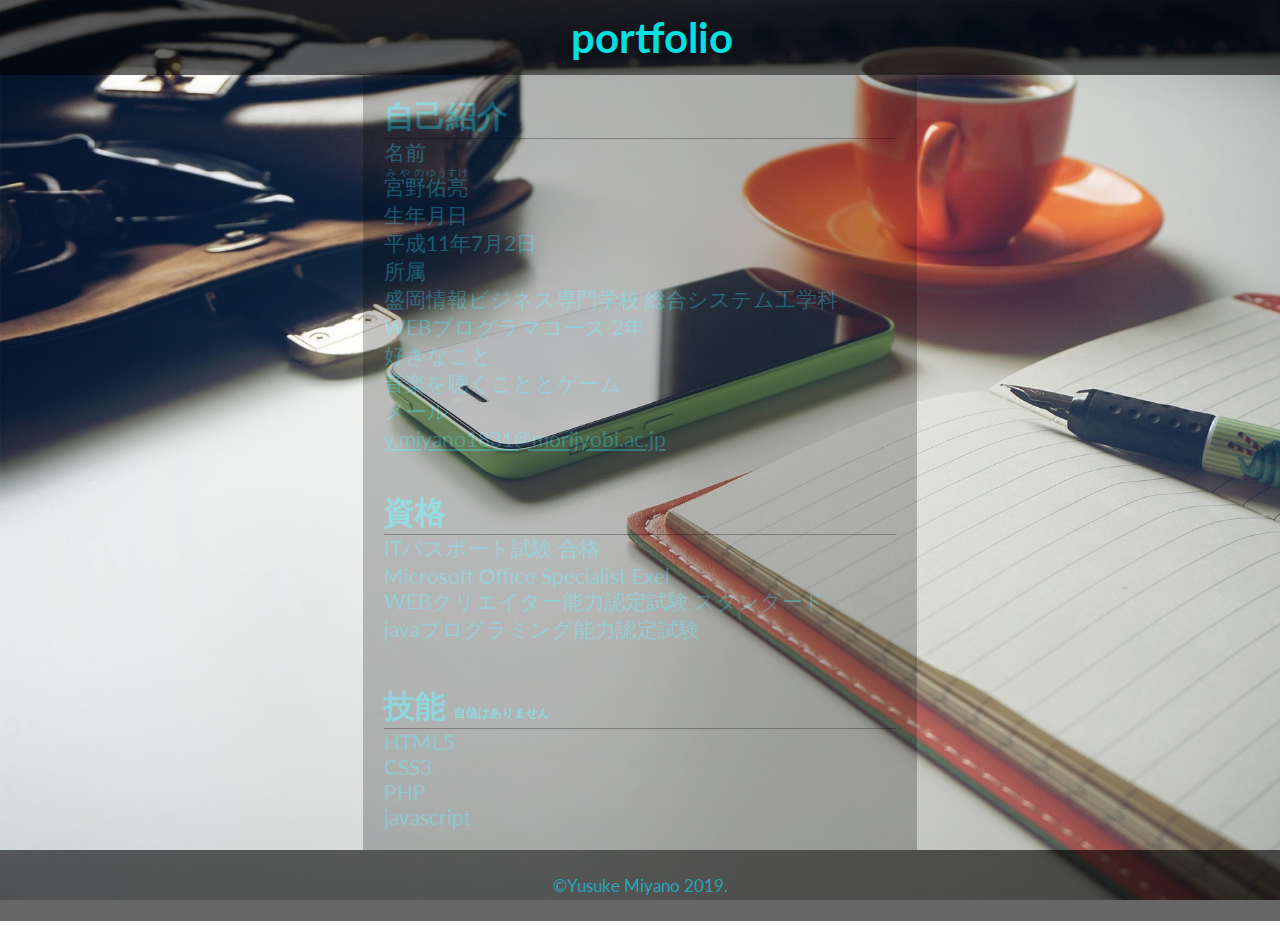
<file: index.html>
<!DOCTYPE HTML>
<html lang="ja">
<head>
<meta charset="utf-8">
<link href="https://fonts.googleapis.com/css?family=Lato" rel="stylesheet">
<title>自己紹介</title>
<style>
* {
    margin: 0;
    padding: 0;
}
body {
    background-image: url(haikei.jpg);
    background-repeat: no-repeat;
    background-size: cover;
    background-attachment: fixed;
    color: #22b8d3d2;
    font-size: 1.3em;
    font-family: 'Lato', sans-serif;
}
section {
    background-color: rgba(0, 0, 0, 0.5);
    width: 40%;
    height: auto;
    margin: 0 auto;
    padding: 1em;
    
}
h1 {
    color: rgb(6, 223, 223);
    width: 100%;
    padding: 0.3em;
    background-color: rgba(0, 0, 0, 0.6);
    text-align: center;
}
h2 {
    color: #00eeffb2;
    border-bottom: solid 1px black;
}
a {
    color:#22b8d3d2;
}
a:hover {
    opacity: 0.6;
}
ul {
    list-style: none;
}
#text {
    font-size: 0.4em;
}
footer {
    background-color: rgba(0, 0, 0, 0.6);
}
small {
    padding: 0.3em;
    text-align: center;
}
</style>
</head>
<body>
<h1>portfolio</h1>
<div id="container">
<section>
    <h2>自己紹介</h2>
    <dl>
        <dt>名前</dt>
        <dd><ruby>宮野<rt>みやの</rt>佑亮<rt>ゆうすけ</rt></ruby></dd>
        <dt>生年月日</dt>
        <dd>平成11年7月2日</dd>
        <dt>所属</dt>
        <dd>盛岡情報ビジネス専門学校 総合システム工学科<br>WEBプログラマコース 2年</dd>
        <dt>好きなこと</dt>
        <dd>音楽を聴くこととゲーム</dd>
        <dt>メール</dt>
        <dd><a href="mailto:y.miyano1831@morijyobi.ac.jp">y.miyano1831@morijyobi.ac.jp</a></dd>
    </dl>
</section>
<section>
    <h2>資格</h2>
        <ul>
            <li>ITパスポート試験 合格</li>
            <li>Microsoft Office Specialist Exel</li>
            <li>WEBクリエイター能力認定試験 スタンダード</li>
            <li>javaプログラミング能力認定試験</li>
        </ul>
</section>
<section>
    <h2>技能 <span id="text">自信はありません</span></h2>
        <ul>
            <li>HTML5</li>
            <li>CSS3</li>
            <li>PHP</li>
            <li>javascript</li>
        </ul>
</section>
</div>
<footer>
    <small><p>&copy;Yusuke Miyano 2019.</p></small>
</footer>
<script src="jquery-3.3.1.min.js"></script>
<script src="index.js"></script>
</body>
</html>
</file>
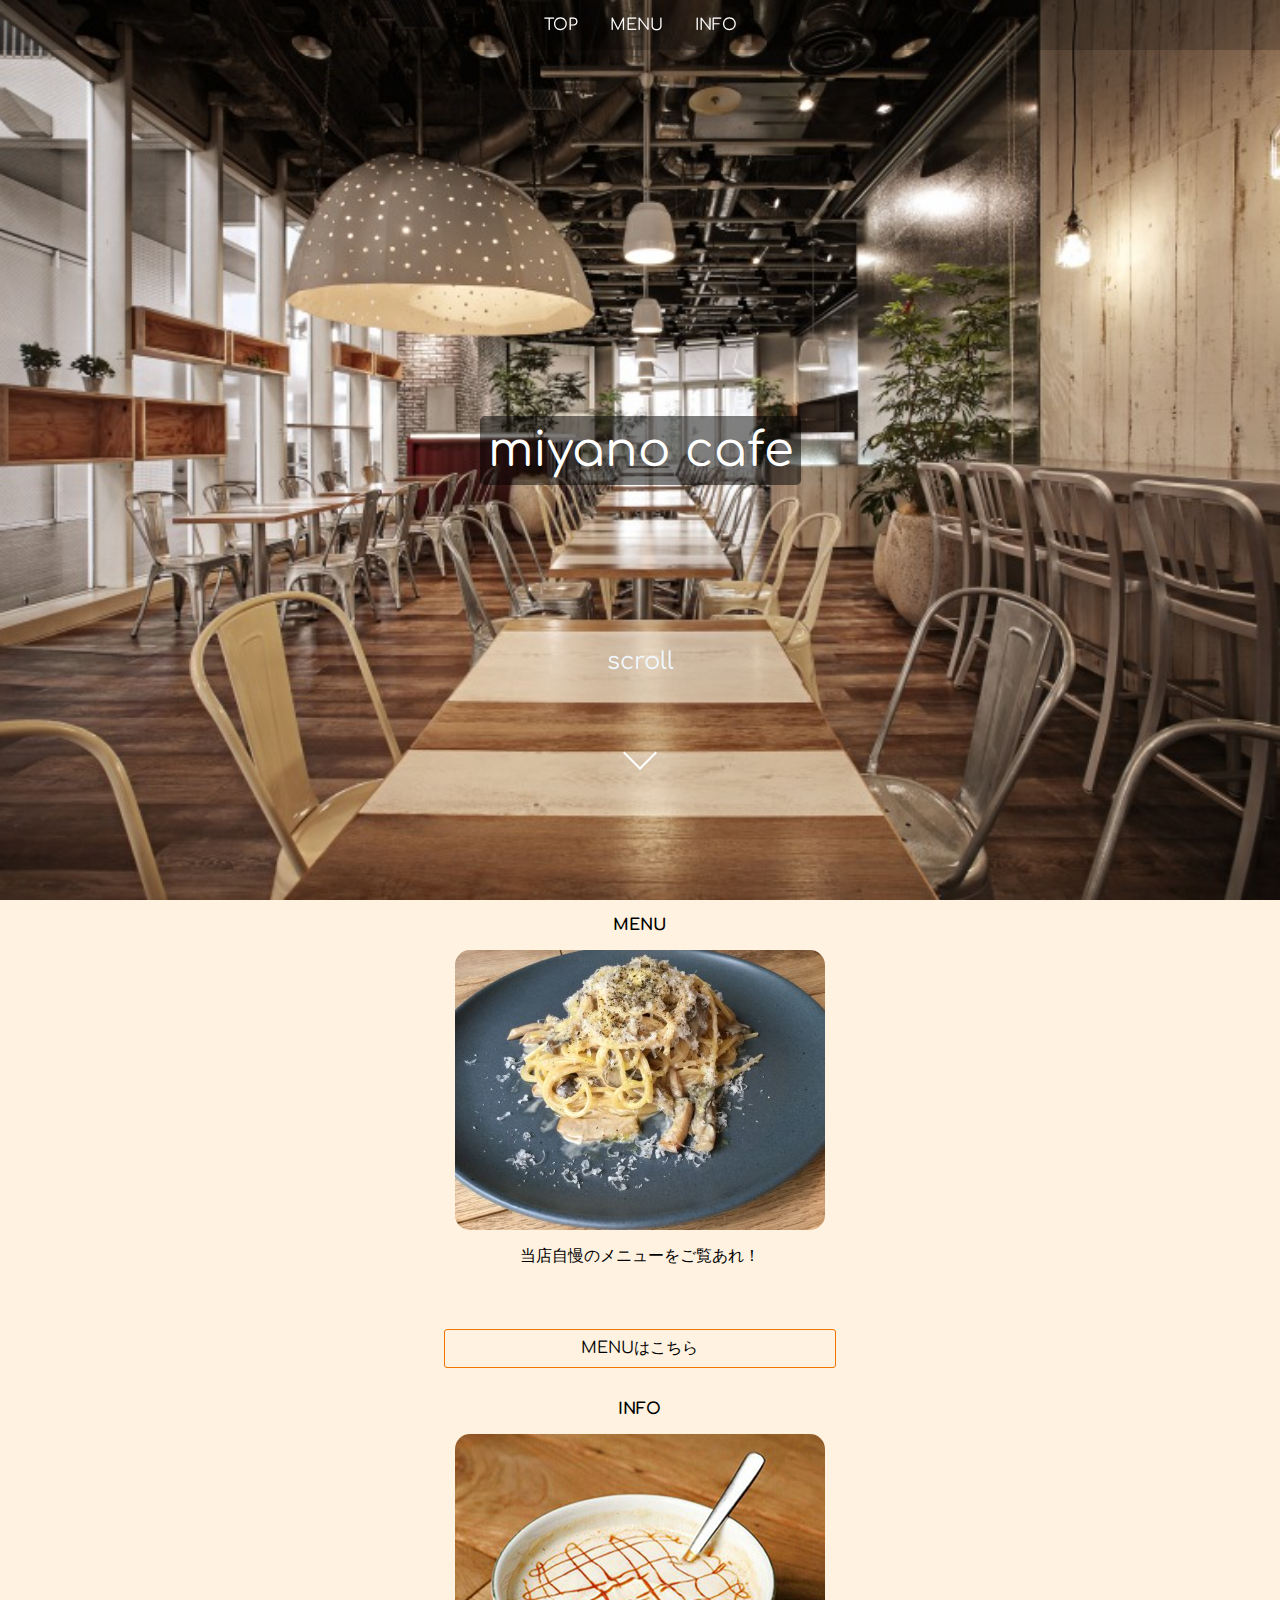
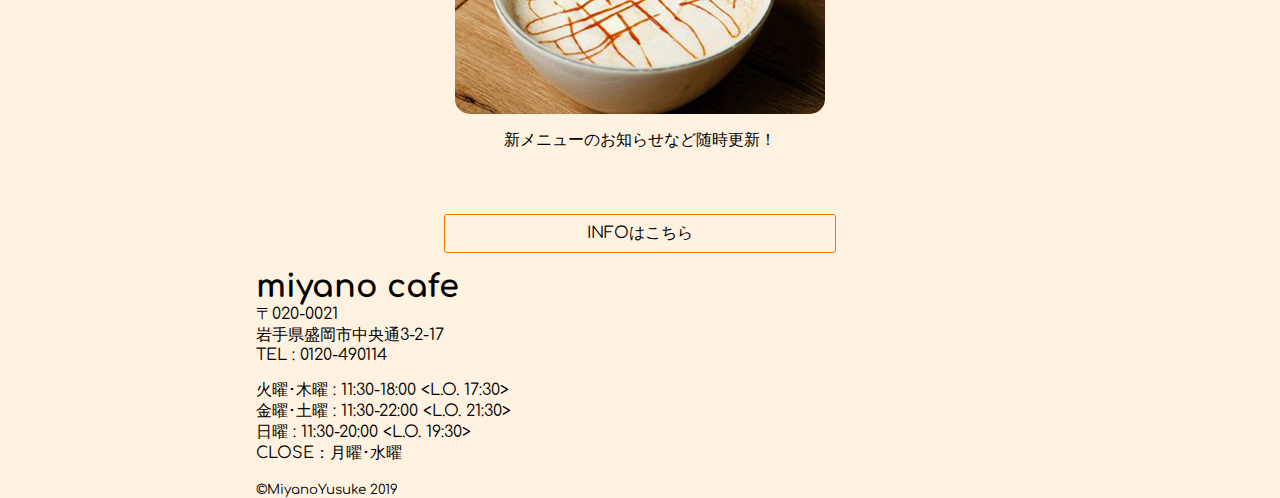
<file: cafe_site/index.html>
<!doctype html>
<html lang="ja">
<head>
<meta charset="utf-8">
<meta name="viewport" content="width=device-width,initial-scale=1.0">
<link rel="stylesheet" type="text/css" href="css/reset-yui.css">
<link rel="stylesheet" type="text/css" href="css/style.css">
<link href="https://fonts.googleapis.com/css?family=Comfortaa&display=swap" rel="stylesheet">
<title>TOP</title>
</head>
<body id="top">
<header>
    <nav>
        <ul>
            <li><a href="index.html">TOP</a></li>
            <li><a href="menu.html">MENU</a></li>
            <li><a href="info.html">INFO</a></li>
        </ul>
    </nav>
</header>
<main>
    <div class="slide"><h1>miyano cafe</h1><p class="scroll">scroll</p><p class="sita"></p></div>
    <div class="top_flex">
        <div>
            <h2>MENU</h2>
            <div class="img_container">
                <img src="img/food.jpg" alt="パスタ">
            </div>
            <p>当店自慢のメニューをご覧あれ！</p>
            <a href="menu.html" class="btn">MENUは<span class="break">こちら</span></a>
        </div>
        <div>
            <h2>INFO</h2>
            <div class="img_container">
                <img src="img/top_new.jpg" alt="新メニュー">
            </div>
            <p>新メニューのお知らせなど随時更新！</p>
            <a href="info.html" class="btn">INFOは<span class="break">こちら</span></a>
        </div>
    </div>
</main>
<footer>
    <div class="footer_box">
        <div>
            <p> 
            <span class="bold">miyano cafe</span><br>
                〒020-0021<br>
                岩手県盛岡市中央通3-2-17<br>
                TEL : 0120-490114
            </p>
        </div>
        <div>
            <p>
                火曜･木曜 : 11:30-18:00 &lt;L.O. 17:30&gt;<br>
                金曜･土曜 : 11:30-22:00 &lt;L.O. 21:30&gt;<br>
                日曜 : 11:30-20:00 &lt;L.O. 19:30&gt;<br>
                CLOSE：月曜･水曜
            </p>
        </div>
        <p><small>&copy;MiyanoYusuke 2019</small></p>
    </div>
</footer>
<img src="img/top1.jpg" style="display:none;">
<img src="img/top2.jpg" style="display:none;">
<img src="img/top3.jpg" style="display:none;">

<script src="js/jquery-3.3.1.min.js"></script>
<script src="js/jquery.bgswitcher.js"></script>
<script>
$(".slide").bgswitcher({
  images: ["img/top1.jpg", "img/top2.jpg", "img/top3.jpg"],
  interval: 3000,
  duration: 1500
});
</script>
</body>
</html>
</file>
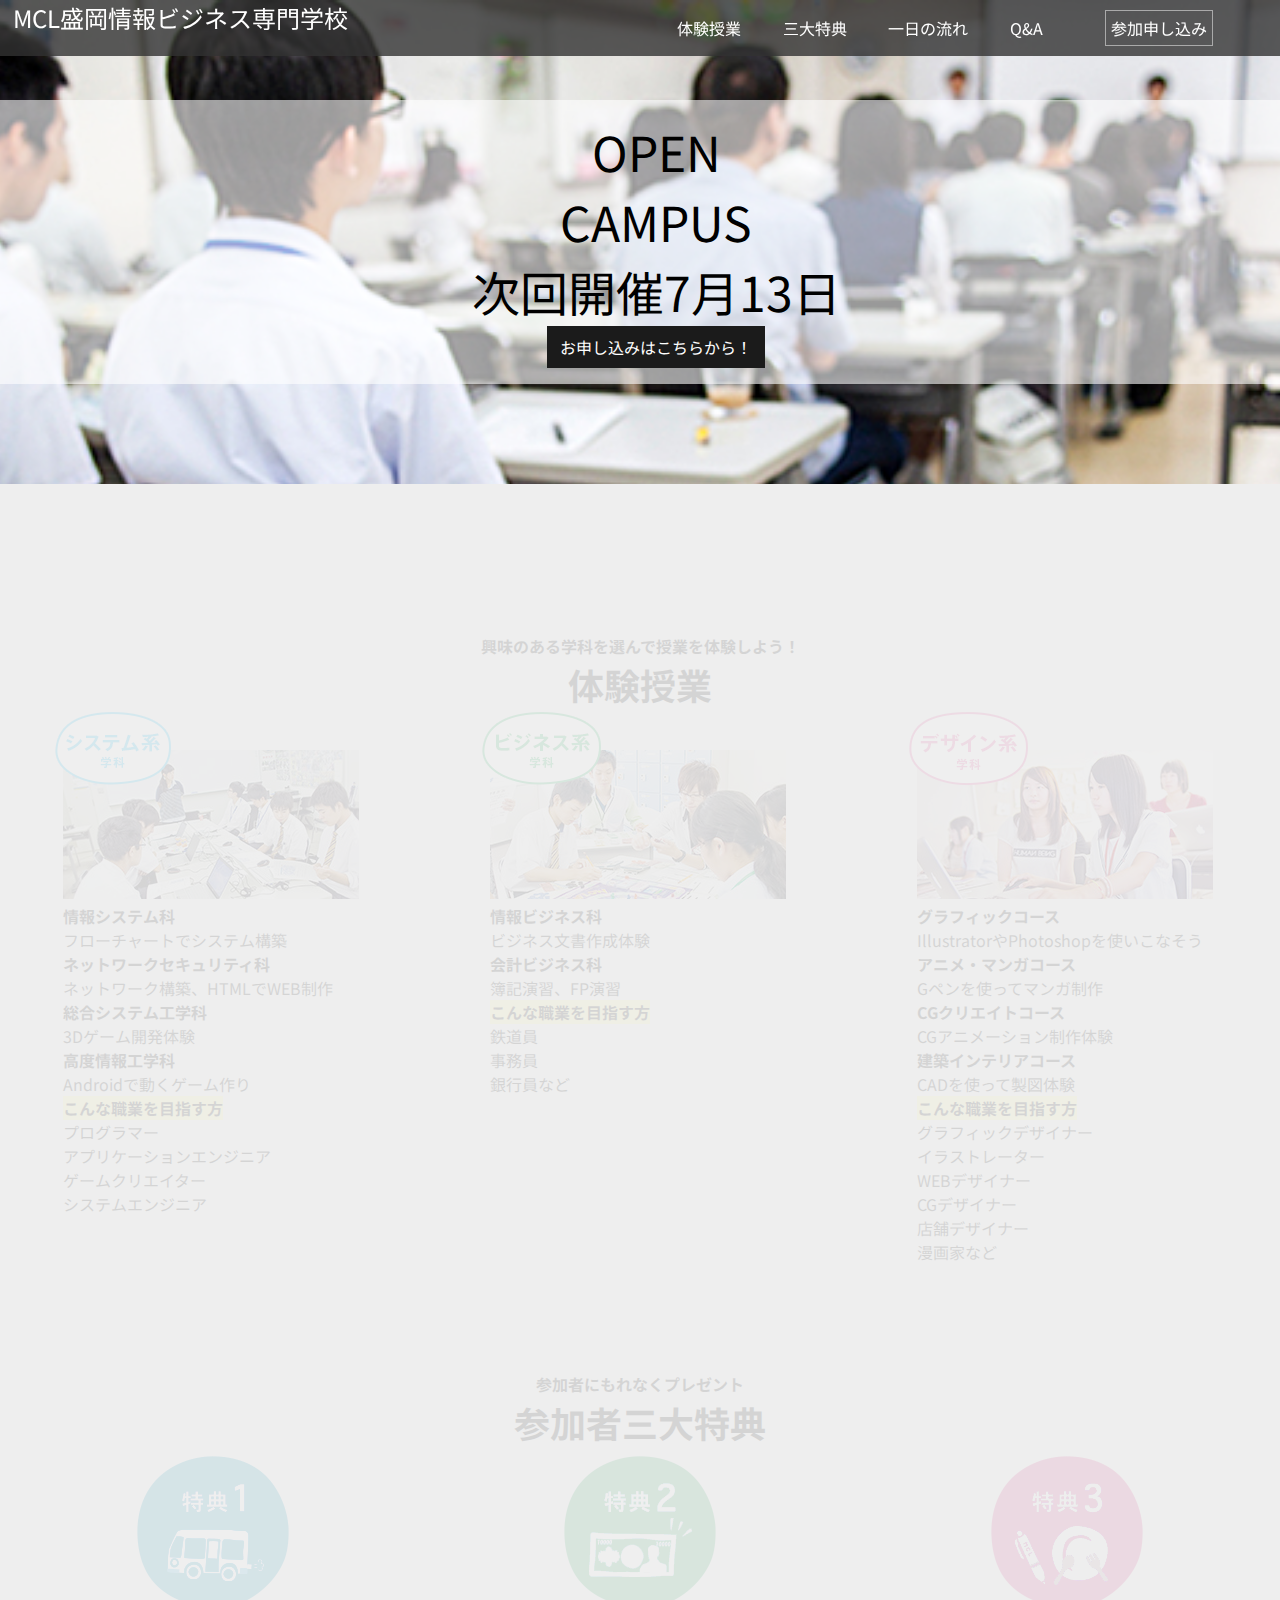
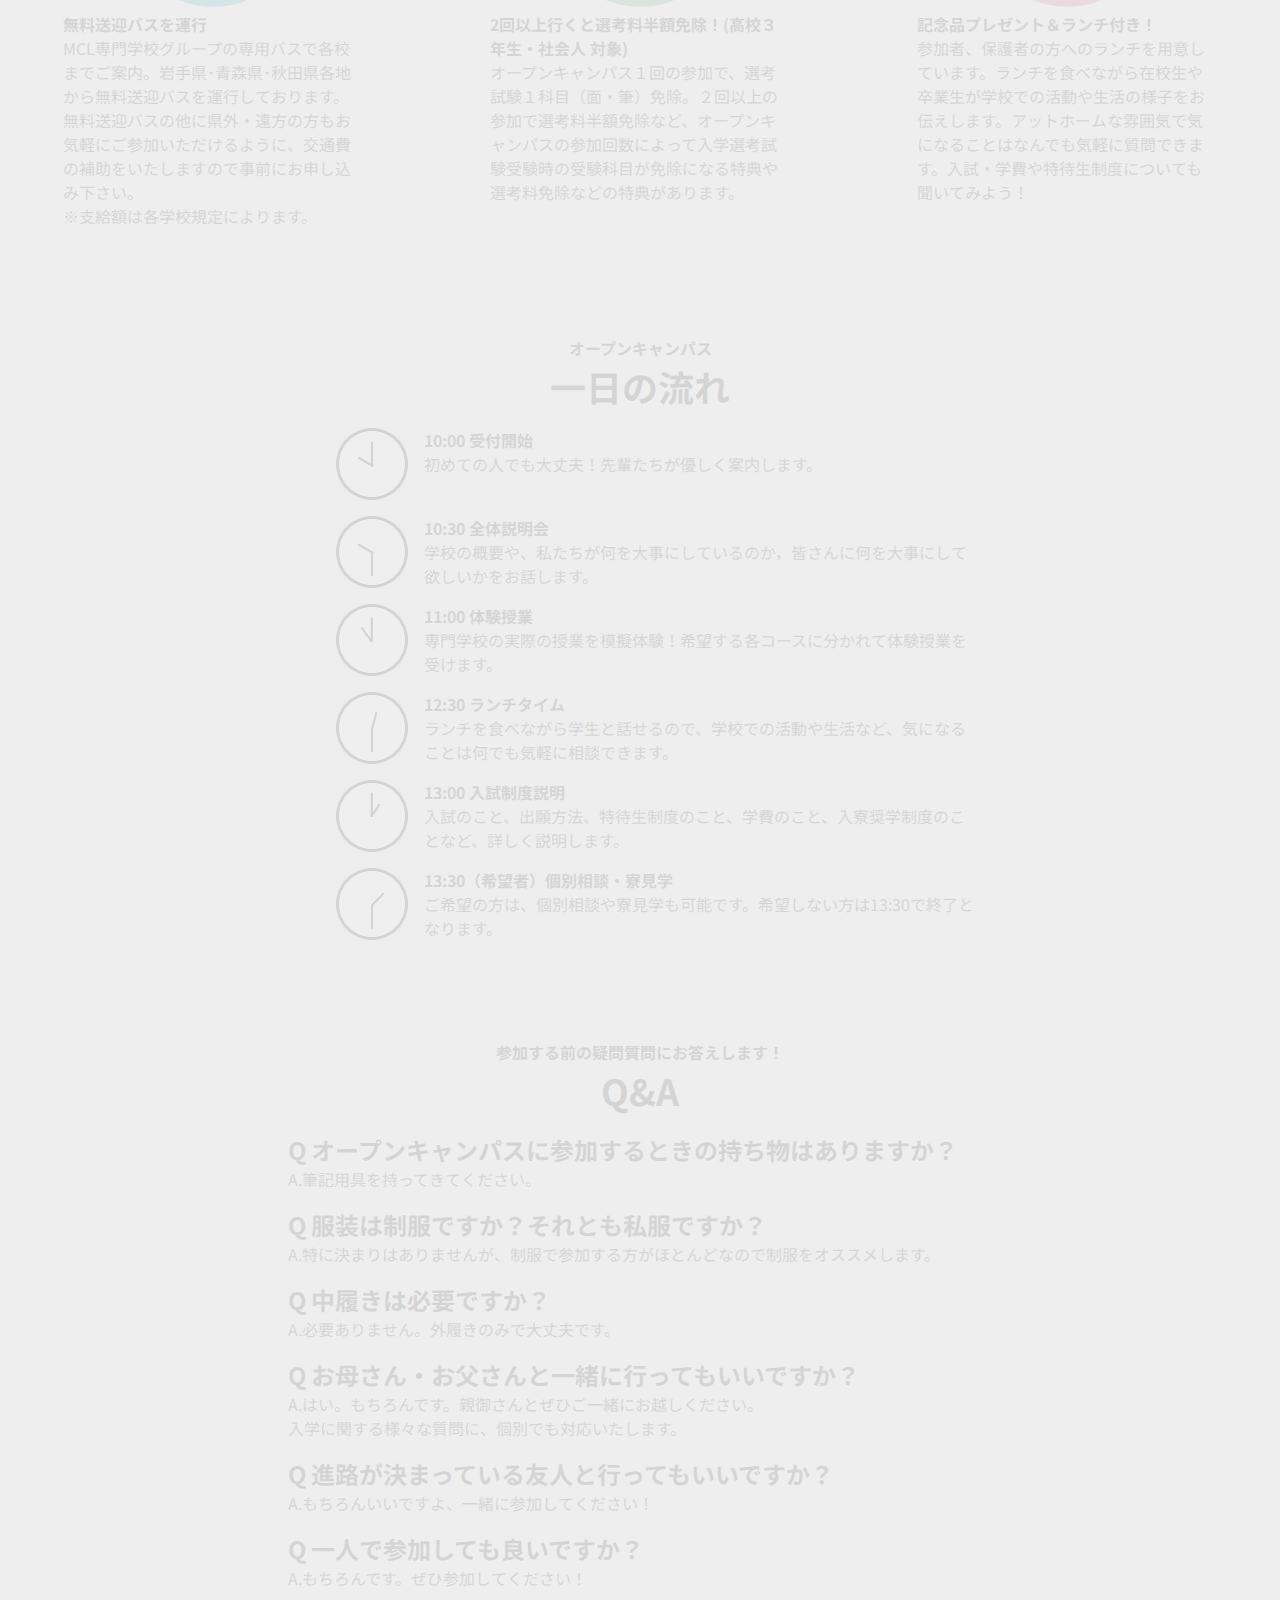
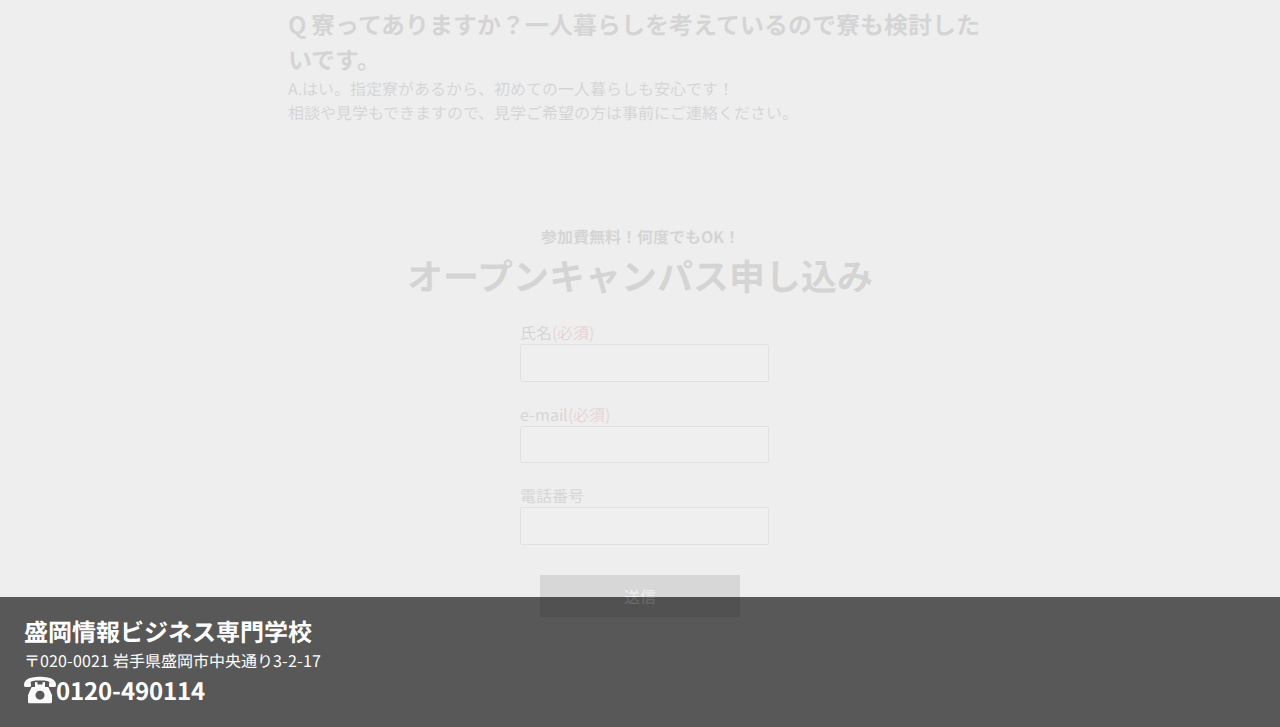
<file: morijyobiLP/index.html>
<!DOCTYPE html>
<html lang="ja">
<head prefix="og: http://ogp.me/ns# fb: http://ogp.me/ns/fb# website: http://ogp.me/ns/websaite#">
<meta charset="utf-8">
<meta name="viewport" content="width=device-width,initial-scale=1.0">

<meta property="og:type" content="website" />
<meta name="twitter:card" content="summary_large_image">
<meta property="og:title" content="盛岡情報ビジネス専門学校OC">
<meta property="og:description" content="オープンキャンパス随時開催中！参加待ってます！">
<meta property="og:image" content="https://miyanoyusuke.github.io/MiyanoYusuke.github.io-/morijyobiLP/images/opencampus.jpg
">
<meta property="og:url" content="https://miyanoyusuke.github.io/MiyanoYusuke.github.io-/morijyobiLP/index.html">	

<link href="https://fonts.googleapis.com/css?family=Noto+Sans+JP&display=swap" rel="stylesheet">
<script src="js/jquery-3.4.1.js"></script>
<script src="js/jquery.validate.min.js"></script>
<script src="js/validate.js"></script>
<script src="js/scroll.js"></script>
<script src="js/hamburger.js"></script>
<script src="js/fadeIn.js"></script>
<title>オープンキャンパス | MCL盛岡情報ビジネス専門学校</title>
<style>
/*リセットcss*/
html{color:#000;background:#FFF}body,div,dl,dt,dd,ul,ol,li,h1,h2,h3,h4,h5,h6,pre,code,form,fieldset,legend,input,textarea,p,blockquote,th,td{margin:0;padding:0}table{border-collapse:collapse;border-spacing:0}fieldset,img{border:0}address,caption,cite,code,dfn,em,strong,th,var{font-style:normal;font-weight:normal}ol,ul{list-style:none}caption,th{text-align:left}h1,h2,h3,h4,h5,h6{font-size:100%;font-weight:normal}q:before,q:after{content:''}abbr,acronym{border:0;font-variant:normal}sup{vertical-align:text-top}sub{vertical-align:text-bottom}input,textarea,select{font-family:inherit;font-size:inherit;font-weight:inherit;*font-size:100%}legend{color:#000}#yui3-css-stamp.cssreset{display:none}
/*--------animation--------*/
@keyframes SlideUp {
    0% {
        opacity: 0;/* 透明 */
        transform: translateY(50px);/* Y軸方向に50px */
    }
    100% {
        opacity: 1;/* 不透明 */
        transform: translateY(0);/* Y軸方向に0px */
    }
}
.SlideUp {
    animation-name: SlideUp;
    animation-duration: 1s;
}
/*--------fadeIn-----------*/
/* 画面外にいる状態 */
.fadein {
    opacity : 0.1;
    transform : translate(0, 50px);
    transition : all 500ms;
}
/* 画面内に入った状態 */
.fadein.scrollin {
    opacity : 1;
    transform : translate(0, 0);
}
/*-------------------------*/
/*要素*/
html {
    width: 100%;
    font-family: 'Noto Sans JP', sans-serif;
    background-color: #eee;
}
h1 {
    width: 35%;
    font-size: 24px;
    color: #fff;
    float: left;
    padding-left: 1%;
}
h3 {
    font-size: 36px;
    font-weight: bold;
    text-align: center;
}
a {
    color: #fff;
    text-decoration: none;
}
a:hover {
    opacity: 0.8;
}
div {
    width: 100%;
    margin: 0 auto;
}
/*-------------------------------*/
.flex {
    display: flex;
}
.redColor {
    color: #a00;
}
.margin1 {
    margin: 1rem;
}
.margin-top {
    margin-top: 100px;
}
.text-center {
    text-align: center;
}
.bold {
    font-weight: bold;
}
.big {
    font-size: 24px;
    font-weight: bold;
}
.mark {
    background: rgba(255,255,140,0.8);
}
.vertical-super {
    vertical-align: super;
}
.break {
    display: inline-block;
}
/*ハンバーガーメニュー*/
.wrapper {
    display: none;
}
/*--------------header-----------------*/
header {
    width: 100%;
    position: fixed;
    background-color: rgba(50, 50, 50, 0.8);
    z-index: 9999;
}
header:not(:target){
    filter: none;
}
#nav_container {
    width: 60%;
    display: flex;
    justify-content: flex-end;
}
header ul {
    display: flex;
    justify-content: flex-end;
}
header ul li {
    list-style: none;
    margin: 1rem 1.3rem;
}
#application {
    border: 1px solid #aaa;
    margin: 1rem 1.3rem;
    padding: .3rem;
}
#application:hover{
    background: #fff;
    color: #1B1B1B;
}
/*--------------main-----------------*/
#main_0 {
    margin-bottom: 50px;
    padding: 100px 0;
    text-align: center;
    background-image: url(images/opencampus.jpg);
    background-size: cover;
    background-attachment: fixed;
    background-position: center center;
}
.main_0_div {
    padding: 1rem;
    background-color: rgba(255, 255, 255, 0.6);
}
.main_0_item {
    font-size: 48px;
    animation-name: SlideUp;
    animation-duration: 1s;
}
.button {
	display: block;
	width: 200px;
	padding: 0.5rem;
	background: #1B1B1B;
    color: #fff;
    border:1px solid #1B1B1B;
    margin: 0 auto;
}
.button:hover {
    background: #fff;
    color: #1B1B1B;
    cursor: pointer;
	text-decoration: none;
}
.main_1_item {
    width: 300px;
    margin-top: 2rem;
    padding: 0.5rem;
    position: relative;
}
.main_1_item .icon {
    position: absolute;
    top: -30px;
    left: 0;
}
#main_1 dt {
    font-weight: bold;
}
.main_2_item {
    width: 300px;
    padding: 0.5rem;
}
.main_2_item p {
    text-align: left;
}
#main_3 dl {
    width: 50%;
    margin: 0 auto;
}
.main_3_item {
    margin-left: 1rem;
}
#main_3 dt {
    font-weight: bold;
}
#main_4 dl {
    width: 55%;
    margin: 0 auto;
}
#main_4 dt {
    margin-top: 1rem;
    font-weight: bold;
    font-size: 1.5rem;
}
form {
    width: 240px;
    margin: 0 auto;
}
form dt {
    margin-top: 20px;
}
#namae,#email,#tel {
    width: 235px;
    padding: 0.3rem;
}
#submit {
    margin-top: 30px;
    margin-bottom: 30px;
}
#submit:hover {
    opacity: 0.8;
}
/*-----------footer--------------*/
footer {
    width: 100%;
    padding: 1rem;
    color: #fff;
    background-color: rgba(50, 50, 50, 0.8);
}
footer p {
    margin-left: 0.5rem;
}
/*バリデーションのメッセージの色*/
form.cmxform label.error, label.error {
    color: #a00;
}
@media screen and (max-width: 1050px) {
    .wrapper {
        height: 100%;
        overflow-x: hidden;
        position: relative;
        display: block;
    }
    .overlay {
        content: "";
        display: block;
        width: 0;
        height: 0;
        background-color: rgba(0, 0, 0, 0.5);
        position: absolute;
        top: 0;
        left: 0;
        z-index: 2;
        opacity: 0;
        transition: opacity .5s;
    }
    .overlay.open {
        width: 100%;
        height: 100%;
        opacity: 1;
    }
    .menu-trigger {
        display: inline-block;
        width: 36px;
        height: 28px;
        vertical-align: middle;
        cursor: pointer;
        position: fixed;
        top: 30px;
        right: 30px;
        z-index: 100;
        transform: translateX(0);
        transition: transform .5s;
    }
    .menu-trigger.active {
        transform: translateX(-250px);
    }
    .menu-trigger span {
        display: inline-block;
        box-sizing: border-box;
        position: absolute;
        left: 0;
        width: 100%;
        height: 4px;
        background-color: #333;
    }
    .menu-trigger.active span {
        background-color: #333;
    }
    .menu-trigger span:nth-of-type(1) {
        top: 0;
    }
    .menu-trigger.active span:nth-of-type(1) {
        transform: translateY(12px) rotate(-45deg);
    }
    .menu-trigger span:nth-of-type(2) {
        top: 12px;
    }
    .menu-trigger.active span:nth-of-type(2) {
        opacity: 0;
    }
    .menu-trigger span:nth-of-type(3) {
        bottom: 0;
    }
    .menu-trigger.active span:nth-of-type(3) {
        transform: translateY(-12px) rotate(45deg);
    }
    .nav-contents {
        width: 250px;
        height: 100%;
        padding-top: 100px;
        background-color: rgba(50, 50, 50, 0.8);
        position: fixed;
        top: 0;
        right: 0;
        z-index: 10;
        transform: translate(250px);
        transition: all .5s;
    }
    .nav-contents.open {
        transform: translateZ(0);
    }
    .nav-contents ul {
        display: block;
    }
    .nav-contents li {
        color: #fff;
        text-align: center;
        padding: 10px 0;
        border-bottom: 1px solid #fff;
    }
    * {
        box-sizing: border-box;
    }
    /*********************************************/
    /*****要素******/
    h1 {
        width: 100%;
        text-align: center;
    }
    /*********header**********/
    #nav_container {
        display: none;
    }
    /**********main***********/
    #main_1 .flex,#main_2 .flex {
        display: block;
    }
    .main_3_item {
        margin: 0;
    }
    .clock {
        display: none;
    }
}
</style>
</head>
<body>
<header>
    <!--<div class="header">-->
    <h1><a href="#">MCL盛岡情報ビジネス専門学校</a></h1>
    <div id="nav_container">
        <nav>
            <ul>
                <li><a href="#main_1">体験授業</a></li>
                <li><a href="#main_2">三大特典</a></li>
                <li><a href="#main_3">一日の流れ</a></li>
                <li><a href="#main_4">Q&A</a></li>
                <li><a href="#main_5" id="application">参加申し込み</a></li>
            </ul>
        </nav>
    </div>
    <!--</div>-->
    <div class="wrapper">
        <div class="menu-trigger" href="">
            <span></span>
            <span></span>
            <span></span>
        </div>
        <nav class="nav-contents">
            <ul>
                <li><a href="#main_1">体験授業</a></li>
                <li><a href="#main_2">三大特典</a></li>
                <li><a href="#main_3">一日の流れ</a></li>
                <li><a href="#main_4">Q&A</a></li>
                <li><a href="#main_5">参加申し込み</a></li>
            </ul>
        </nav>
        <div class="overlay"></div>
    </div>
</header>
<main>
    <div id="main_0">
        <div class="main_0_div">
            <h2 class="main_0_item SlideUp">OPEN<br>CAMPUS</h2>
            <p class="main_0_item SlideUp">次回開催7月13日</p>
            <a href="#main_5" class="button SlideUp"><span class="break">お申し込みは</span><span class="break">こちらから！</span></a>
        </div>
    </div>
    <div id="main_1" class="margin-top fadein">
        <h4 class="text-center bold">興味のある学科を選んで授業を体験しよう！</h4><h3>体験授業</h3>
        <div class="flex">
            <div class="main_1_item">
                <img src="images/txt_taiken_system.png" alt="システム系学科アイコン" class="icon">
                <img src="images/system.jpg" alt="システム系学科">
                <dl>
                    <dt>情報システム科</dt>
                    <dd>フローチャートでシステム構築</dd>
                    <dt>ネットワークセキュリティ科</dt>
                    <dd>ネットワーク構築、HTMLでWEB制作</dd>
                    <dt>総合システム工学科</dt>
                    <dd>3Dゲーム開発体験</dd>
                    <dt>高度情報工学科</dt>
                    <dd>Androidで動くゲーム作り</dd>
                    <dt><span class="mark">こんな職業を目指す方</span></dt>
                    <dd>プログラマー<br>アプリケーションエンジニア<br>ゲームクリエイター<br>システムエンジニア</dd>
                </dl>
            </div>
            <div class="main_1_item">
                <img src="images/txt_taiken_business.png" alt="ビジネス系学科アイコン" class="icon">
                <img src="images/business.jpg" alt="ビジネス系学科">
                <dl>
                    <dt>情報ビジネス科</dt>
                    <dd>ビジネス文書作成体験</dd>
                    <dt>会計ビジネス科</dt>
                    <dd>簿記演習、FP演習</dd>
                    <dt><span class="mark">こんな職業を目指す方</span></dt>
                    <dd>鉄道員<br>事務員<br>銀行員など</dd>
                </dl>
            </div>
            <div class="main_1_item">
                <img src="images/txt_taiken_design.png" alt="デザイン系学科アイコン" class="icon">
                <img src="images/design.jpg" alt="デザイン系学科">
                <dl>
                    <dt>グラフィックコース</dt>
                    <dd>IllustratorやPhotoshopを使いこなそう</dd>
                    <dt>アニメ・マンガコース</dt>
                    <dd>Gペンを使ってマンガ制作</dd>
                    <dt>CGクリエイトコース</dt>
                    <dd>CGアニメーション制作体験</dd>
                    <dt>建築インテリアコース</dt>
                    <dd>CADを使って製図体験</dd>
                    <dt><span class="mark">こんな職業を目指す方</span></dt>
                    <dd>グラフィックデザイナー<br>イラストレーター<br>WEBデザイナー<br>CGデザイナー<br>店舗デザイナー<br>漫画家など</dd>
                </dl>
            </div>
        </div>
    </div>
    <div id="main_2" class="margin-top fadein">
        <h4 class="text-center bold">参加者にもれなくプレゼント</h4><h3>参加者三大特典</h3>
        <div class="flex text-center">
            <div class="main_2_item">
                <!--特典１アイコン-->
                <img src="images/img_tokuten_1 (1).png" alt="特典１">
                <p><span class="bold">無料送迎バスを運行</span><br>MCL専門学校グループの専用バスで各校までご案内。岩手県･青森県･秋田県各地から無料送迎バスを運行しております。 無料送迎バスの他に県外・遠方の方もお気軽にご参加いただけるように、交通費の補助をいたしますので事前にお申し込み下さい。<br>※支給額は各学校規定によります。</p>
            </div>
            <div class="main_2_item">
                <!--特典２アイコン-->
                <img src="images/img_tokuten_2 (1).png" alt="特典2">
                <p><span class="bold">2回以上行くと選考料半額免除！(高校３年生・社会人 対象)</span><br>オープンキャンパス１回の参加で、選考試験１科目（面・筆）免除。２回以上の参加で選考料半額免除など、オープンキャンパスの参加回数によって入学選考試験受験時の受験科目が免除になる特典や選考料免除などの特典があります。</p>
            </div>
            <div class="main_2_item">
                <!--特典３アイコン-->
                <img src="images/img_tokuten_3 (1).png" alt="特典3">
                <p><span class="bold">記念品プレゼント＆ランチ付き！</span><br>参加者、保護者の方へのランチを用意しています。ランチを食べながら在校生や卒業生が学校での活動や生活の様子をお伝えします。アットホームな雰囲気で気になることはなんでも気軽に質問できます。入試・学費や特待生制度についても聞いてみよう！</p>
            </div>
        </div>
    </div>
    <div id="main_3" class="margin-top fadein">
        <h4 class="text-center bold">オープンキャンパス</h4><h3>一日の流れ</h3>
        <dl>
            <div class="flex margin1">
                <img src="images/icn_clock_1.png" alt="10:00" class="clock">
                <div class="main_3_item">
                    <dt>10:00 受付開始</dt>
                    <dd>初めての人でも大丈夫！先輩たちが優しく案内します。</dd>
                </div>
            </div>
            <div class="flex margin1">
                <img src="images/icn_clock_2.png" alt="10:30" class="clock">
                <div class="main_3_item">
                    <dt>10:30 全体説明会</dt>
                    <dd>学校の概要や、私たちが何を大事にしているのか，皆さんに何を大事にして欲しいかをお話します。</dd>
                </div>
            </div>
            <div class="flex margin1">
                <img src="images/icn_clock_3.png" alt="11:00" class="clock">
                <div class="main_3_item">
                    <dt>11:00 体験授業</dt>
                    <dd>専門学校の実際の授業を模擬体験！希望する各コースに分かれて体験授業を受けます。</dd>
                </div>
            </div>
            <div class="flex margin1">
                <img src="images/icn_clock_4.png" alt="12:30" class="clock">
                <div class="main_3_item">
                    <dt>12:30 ランチタイム</dt>
                    <dd>ランチを食べながら学生と話せるので、学校での活動や生活など、気になることは何でも気軽に相談できます。</dd>
                </div>
            </div>
            <div class="flex margin1">
                <img src="images/icn_clock_5.png" alt="13:00" class="clock">
                <div class="main_3_item">
                    <dt>13:00 入試制度説明</dt>
                    <dd>入試のこと、出願方法、特待生制度のこと、学費のこと、入寮奨学制度のことなど、詳しく説明します。</dd>
                </div>
            </div>
            <div class="flex margin1">
                <img src="images/icn_clock_6.png" alt="13:30" class="clock">
                <div class="main_3_item">
                    <dt>13:30（希望者）個別相談・寮見学</dt>
                    <dd>ご希望の方は、個別相談や寮見学も可能です。希望しない方は13:30で終了となります。</dd>
                </div>
            </div>
        </dl>
    </div>
    <div id="main_4" class="margin-top fadein">
        <h4 class="text-center bold">参加する前の疑問質問にお答えします！</h4><h3>Q&A</h3>
        <dl>
            <dt>Q オープンキャンパスに参加するときの持ち物はありますか？</dt>
            <dd>A.筆記用具を持ってきてください。</dd>
            <dt>Q 服装は制服ですか？それとも私服ですか？</dt>
            <dd>A.特に決まりはありませんが、制服で参加する方がほとんどなので制服をオススメします。</dd>
            <dt>Q 中履きは必要ですか？</dt>
            <dd>A.必要ありません。外履きのみで大丈夫です。</dd>
            <dt>Q お母さん・お父さんと一緒に行ってもいいですか？</dt>
            <dd>A.はい。もちろんです。親御さんとぜひご一緒にお越しください。<br>入学に関する様々な質問に、個別でも対応いたします。</dd>
            <dt>Q 進路が決まっている友人と行ってもいいですか？</dt>
            <dd>A.もちろんいいですよ、一緒に参加してください！</dd>
            <dt>Q 一人で参加しても良いですか？</dt>
            <dd>A.もちろんです。ぜひ参加してください！</dd>
            <dt>Q 寮ってありますか？一人暮らしを考えているので寮も検討したいです。</dt>
            <dd>A.はい。指定寮があるから、初めての一人暮らしも安心です！<br>相談や見学もできますので、見学ご希望の方は事前にご連絡ください。</dd>
        </dl>
    </div>
    <div id="main_5" class="margin-top fadein">
        <h4 class="text-center bold">参加費無料！何度でもOK！</h4><h3>オープンキャンパス申し込み</h3>
        <form id="applicationForm" action="">
            <dl>
                <dt>氏名<span class="redColor">(必須)</span></dt>
                <dd><input type="text" name="simei" id="namae"></dd>
                <dt>e-mail<span class="redColor">(必須)</span></dt>
                <dd><input type="email" name="email" id="email"></dd>
                <dt>電話番号</dt>
                <dd><input type="tel" name="tel" id="tel"></dd>
                <input id ="submit" class="button" type="submit" value="送信">
            </dl>
        </form>
    </div>
</main>
<footer>
    <p><span class="big">盛岡情報ビジネス専門学校</span><br>〒020-0021 岩手県盛岡市中央通り3-2-17<br><img src="images/phone.png" alt="電話機"><span class="big vertical-super">0120-490114</span></p>
</footer>
</body>
</html>
</file>
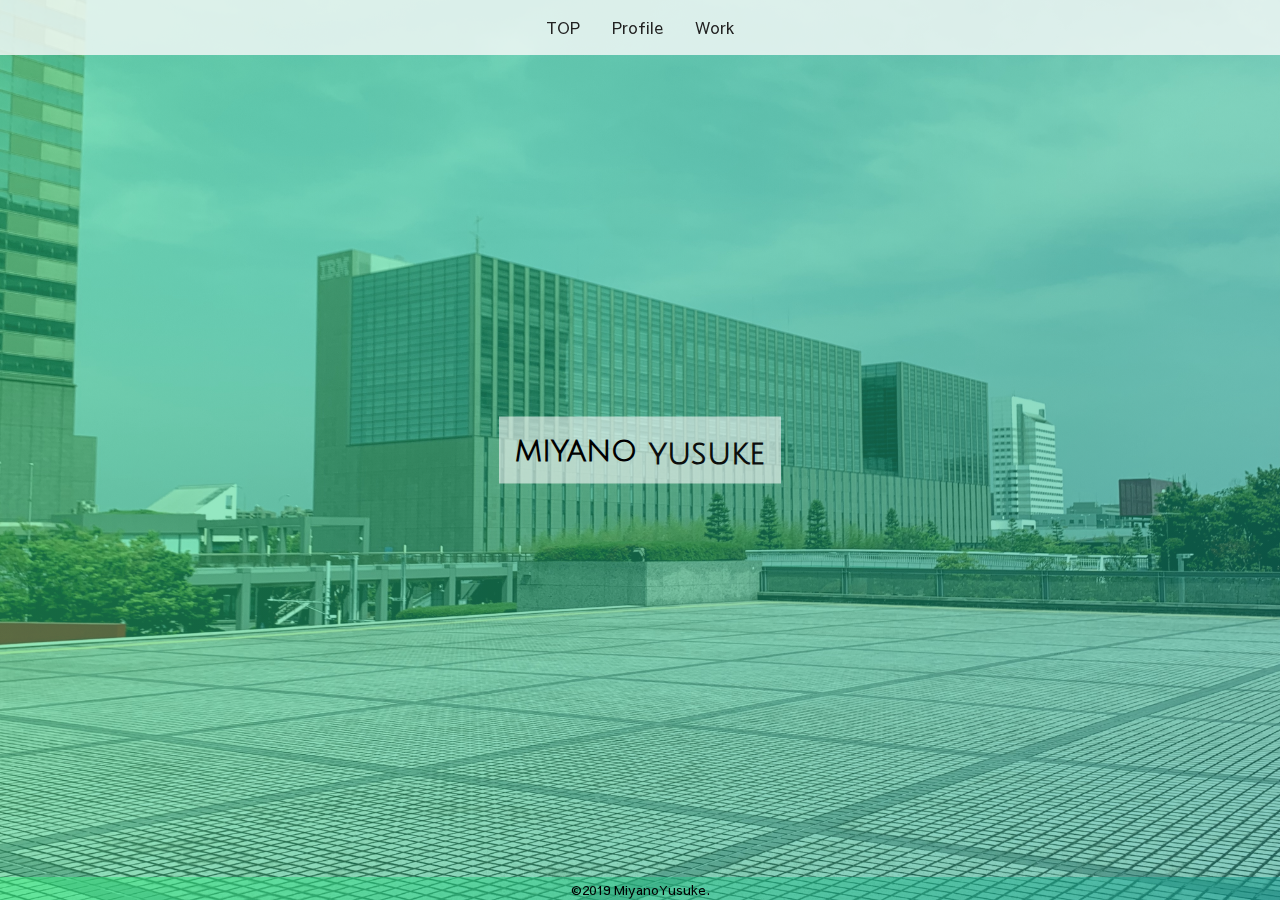
<file: portfolio/index.html>
<!doctype html>
<html lang="ja">
<head>
<meta charset="utf-8">
<meta name="viewport" content="width=device-width,initial-scale=1.0">
<link rel="stylesheet" type="text/css" href="css/style.css">
<link rel="stylesheet" type="text/css" href="css/slicknav.css">
<link href="https://fonts.googleapis.com/css?family=Julius+Sans+One|Sawarabi+Gothic&display=swap" rel="stylesheet">
<title>TOP</title>
</head>
<body id="top">
<header>
    <nav>
        <ul>
            <li><a href="index.html">TOP</a></li>
            <li><a href="profile.html">Profile</a></li>
            <li><a href="work.html">Work</a></li>
        </ul>
    </nav>
    <ul id="gnav">
        <li><a href="index.html">TOP</a></li>
        <li><a href="profile.html">Profile</a></li>
        <li><a href="work.html">Work</a></li>
    </ul>   
</header>
<main id="top">
    <div>
        <h1>
            <span>miyano</span>
            <span>yusuke</span>
        </h1>
    </div>
</main>
<footer>
    <p><small>&copy;2019 MiyanoYusuke.</small></p>
</footer>
<script src="js/jquery-3.3.1.min.js"></script>
<script src="js/jquery.slicknav.min.js"></script>
<script src="js/textyle.min.js"></script>
<script>
jQuery(function($){
    $('#gnav').slicknav();
});
$('h1').textyle({
  duration : 800, //エフェクト時間(ミリ秒)
  delay : 200, //文字間のエフェクト間隔(ミリ秒)
  easing : 'swing', //エフェクトのイージングパターン
  callback : null //エフェクト完了後の処理（コールバック）
});
</script>
</body>
</html>
</file>
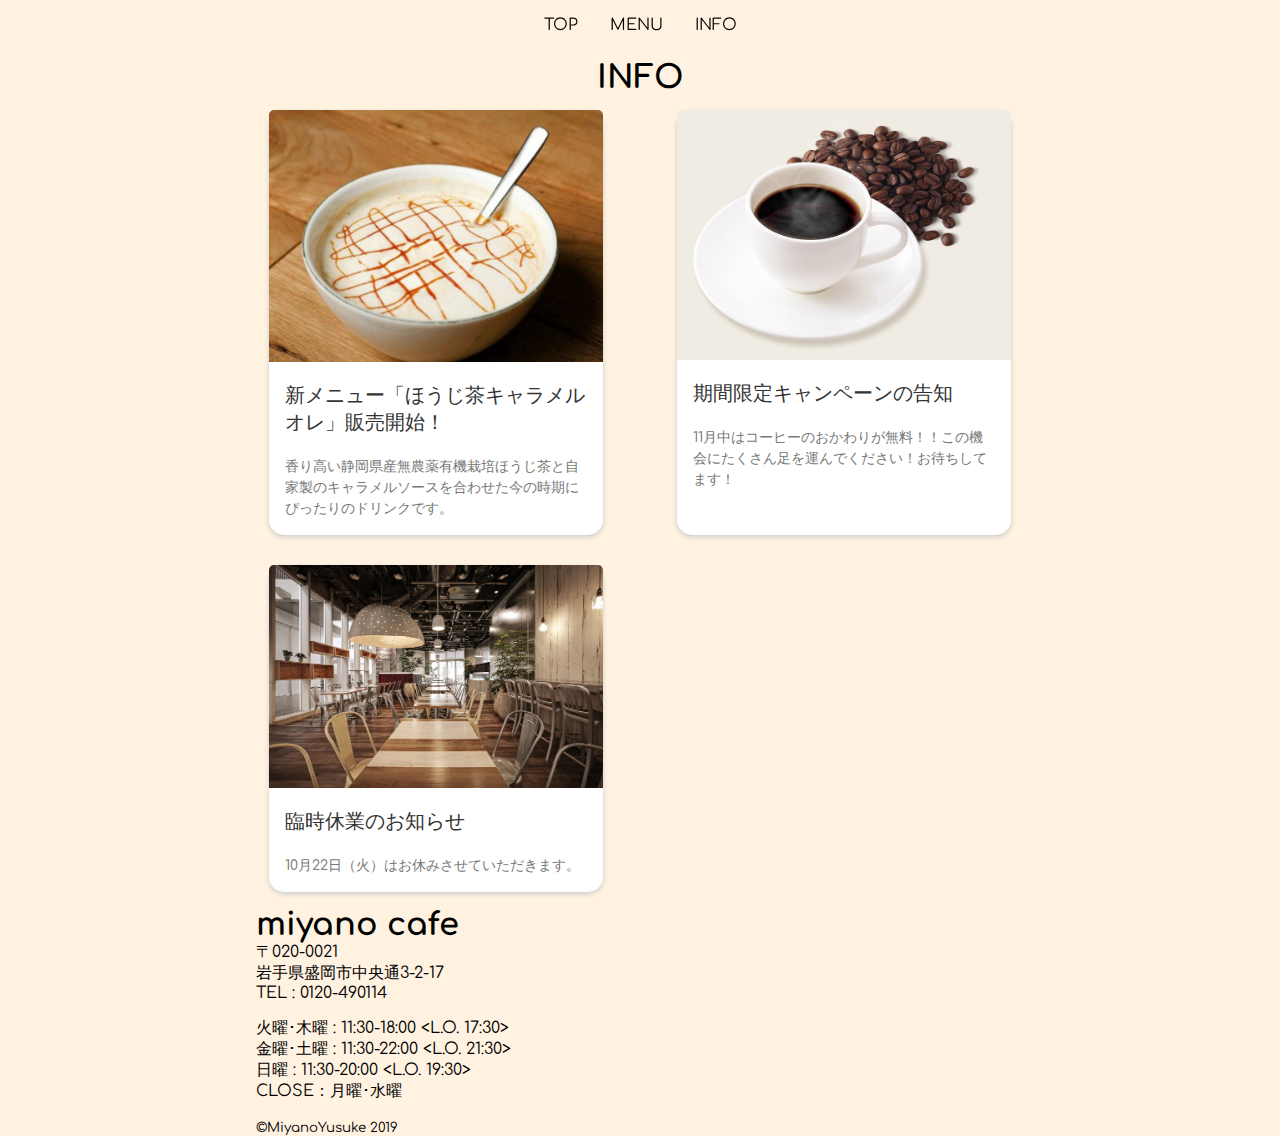
<file: cafe_site/info.html>
<!doctype html>
<html lang="ja">
<head>
<meta charset="utf-8">
<meta name="viewport" content="width=device-width,initial-scale=1.0">
<link rel="stylesheet" type="text/css" href="css/reset-yui.css">
<link rel="stylesheet" type="text/css" href="css/style.css">
<link href="https://fonts.googleapis.com/css?family=Comfortaa&display=swap" rel="stylesheet">
<title>INFO</title>
</head>
<body id="info">
<header>
    <nav>
        <ul>
            <li><a href="index.html">TOP</a></li>
            <li><a href="menu.html">MENU</a></li>
            <li><a href="info.html">INFO</a></li>
        </ul>
    </nav>
</header>
<main>
    <h2>INFO</h2>
    <div class="info_container">
        <section class="card">
            
                <img class="card-img" src="img/new.jpg" alt="新メニュー">
            
            <div class="card-content">
                <h1 class="card-title">新メニュー「ほうじ茶キャラメルオレ」販売開始！</h1>
                <p class="card-text">香り高い静岡県産無農薬有機栽培ほうじ茶と自家製のキャラメルソースを合わせた今の時期にぴったりのドリンクです。</p>
            </div>
        </section>
        <section class="card">
                <img class="card-img" src="img/okawari.jpg" alt="おかわりキャンペーン">
            <div class="card-content">
                <h1 class="card-title">期間限定キャンペーンの告知</h1>
                <p class="card-text">11月中はコーヒーのおかわりが無料！！この機会にたくさん足を運んでください！お待ちしてます！</p>
            </div>
        </section>
        <section class="card">
                    <img class="card-img" src="img/top1.jpg" alt="臨時休業">
                <div class="card-content">
                    <h1 class="card-title">臨時休業のお知らせ</h1>
                    <p class="card-text">10月22日（火）はお休みさせていただきます。</p>
                </div>
            </section>
    </div>
</main>
<footer>
    <div class="footer_box">
        <div>
            <p> 
            <span class="bold">miyano cafe</span><br>
                〒020-0021<br>
                岩手県盛岡市中央通3-2-17<br>
                TEL : 0120-490114
            </p>
        </div>
        <div>
            <p>
                火曜･木曜 : 11:30-18:00 &lt;L.O. 17:30&gt;<br>
                金曜･土曜 : 11:30-22:00 &lt;L.O. 21:30&gt;<br>
                日曜 : 11:30-20:00 &lt;L.O. 19:30&gt;<br>
                CLOSE：月曜･水曜
            </p>
        </div>
        <p><small>&copy;MiyanoYusuke 2019</small></p>
    </div>
</footer>
</body>
</html>
</file>
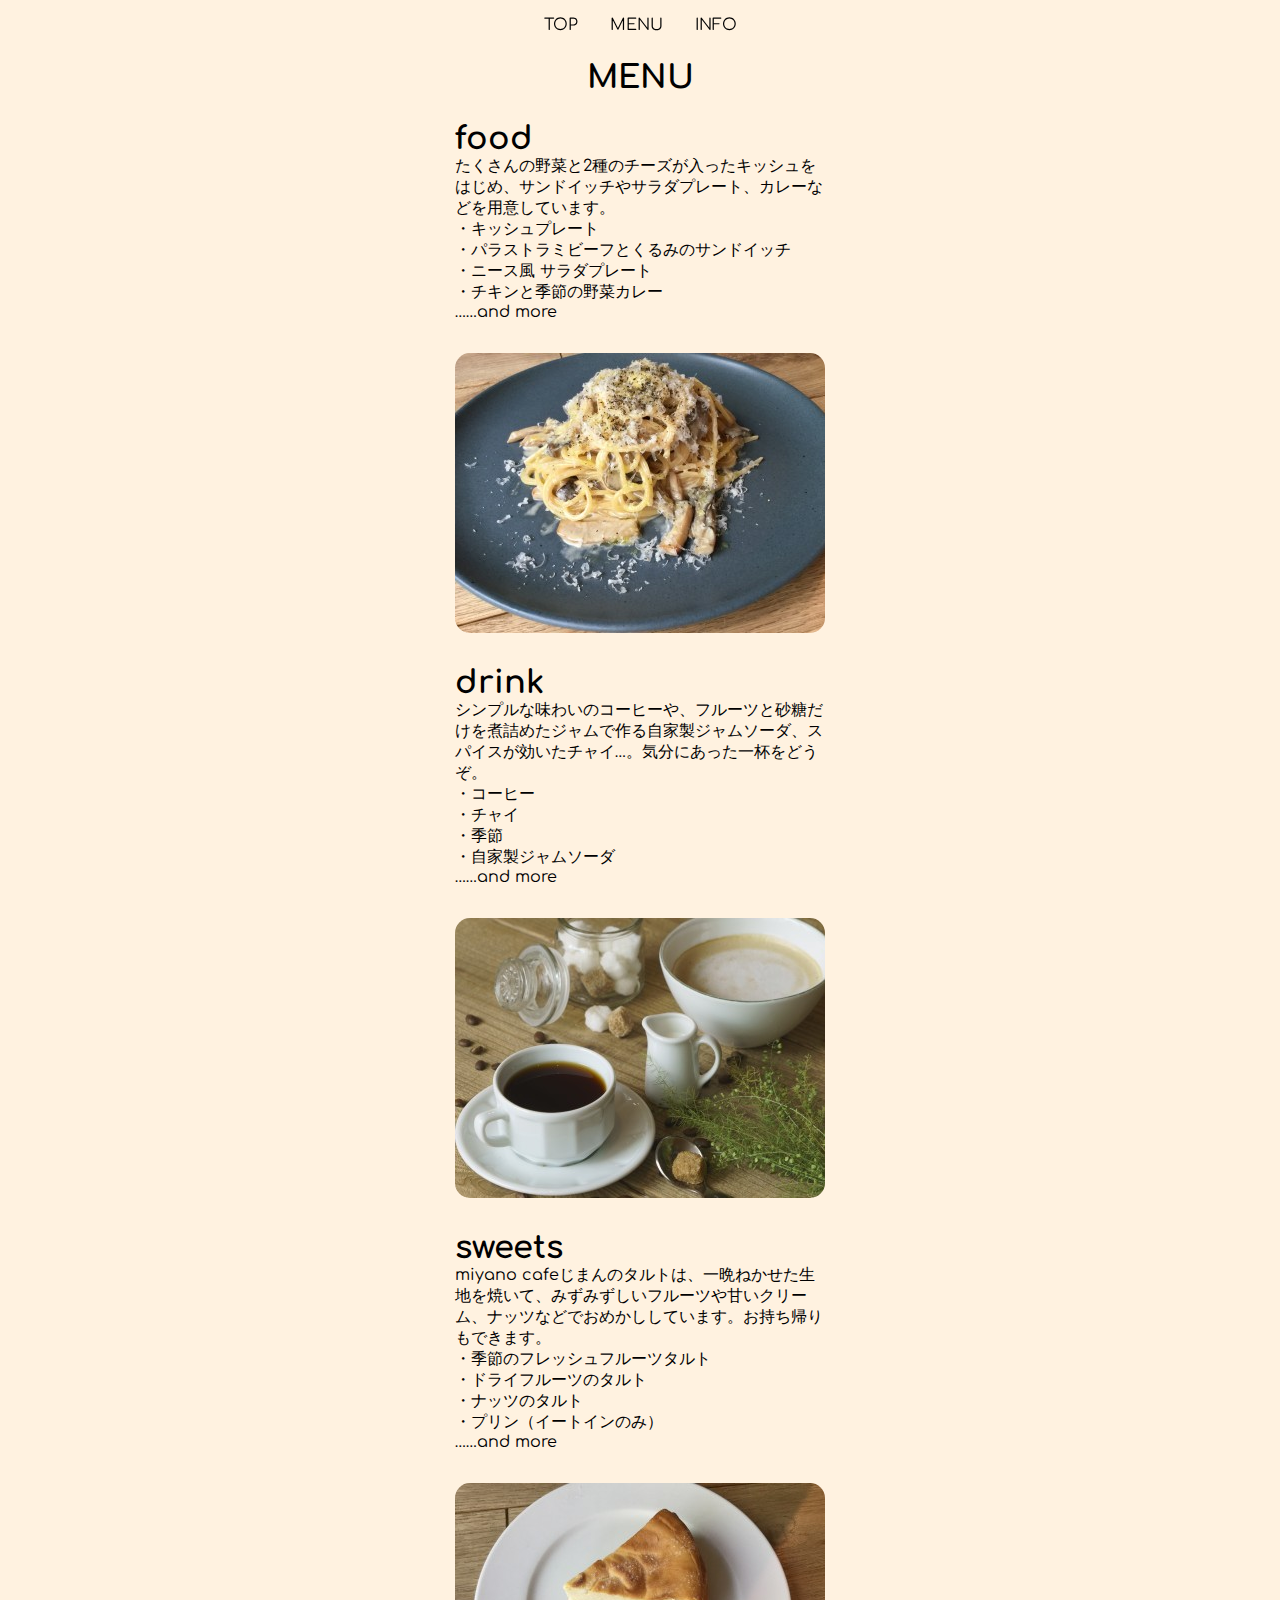
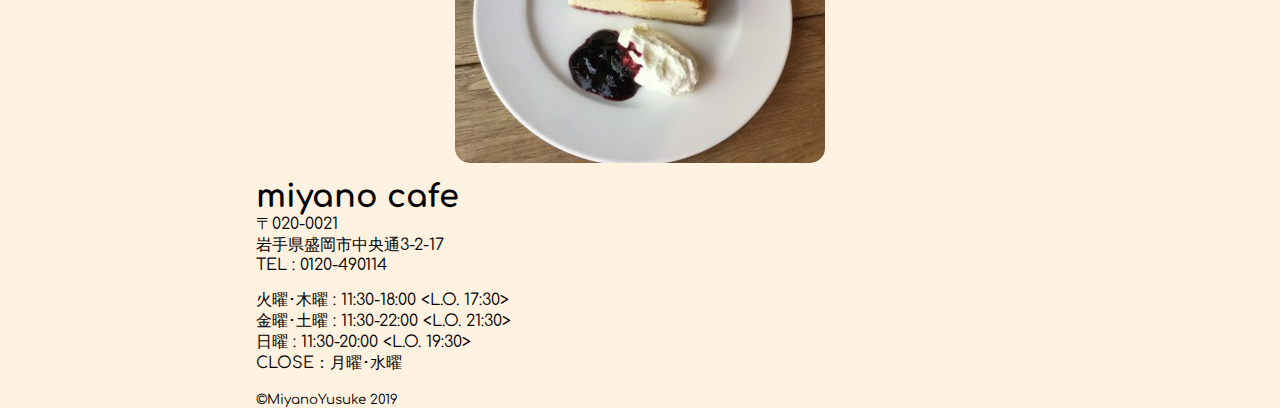
<file: cafe_site/menu.html>
<!doctype html>
<html lang="ja">
<head>
<meta charset="utf-8">
<meta name="viewport" content="width=device-width,initial-scale=1.0">
<link rel="stylesheet" type="text/css" href="css/reset-yui.css">
<link rel="stylesheet" type="text/css" href="css/style.css">
<link href="https://fonts.googleapis.com/css?family=Comfortaa&display=swap" rel="stylesheet">
<title>MENU</title>
</head>
<body id="menu">
<header>
    <nav>
        <ul>
            <li><a href="index.html">TOP</a></li>
            <li><a href="menu.html">MENU</a></li>
            <li><a href="info.html">INFO</a></li>
        </ul>
    </nav>
</header>
<main>
    <h2>MENU</h2>
    <div class="menu_container">
        <div class="flex">
            <div class="menu_text">
                <h3>food</h3>
                <p>たくさんの野菜と2種のチーズが入ったキッシュをはじめ、サンドイッチやサラダプレート、カレーなどを用意しています。<br>
                    ・キッシュプレート<br>
                    ・パラストラミビーフとくるみのサンドイッチ<br>
                    ・ニース風 サラダプレート<br>
                    ・チキンと季節の野菜カレー<br>
                    ……and more</p>
            </div>
            <div class="img_container">
                <img src="img/food.jpg" alt="パスタ">
            </div>
        </div>
        <div class="flex">
            <div class="menu_text drink_text">
                <h3>drink</h3>
                <p>シンプルな味わいのコーヒーや、フルーツと砂糖だけを煮詰めたジャムで作る自家製ジャムソーダ、スパイスが効いたチャイ…。気分にあった一杯をどうぞ。<br>
                    ・コーヒー<br>
                    ・チャイ<br>
                    ・季節<br>
                    ・自家製ジャムソーダ<br>
                    ……and more</p>
            </div>
            <div class="img_container drink_img">
                <img src="img/drink.jpg" alt="コーヒー">
            </div>
        </div>
        <div class="flex">
            <div class="menu_text">
                <h3>sweets</h3>
                <p>miyano cafeじまんのタルトは、一晩ねかせた生地を焼いて、みずみずしいフルーツや甘いクリーム、ナッツなどでおめかししています。お持ち帰りもできます。<br>
                    ・季節のフレッシュフルーツタルト<br>
                    ・ドライフルーツのタルト<br>
                    ・ナッツのタルト<br>
                    ・プリン（イートインのみ）<br>
                    ……and more</p>
            </div>
            <div class="img_container">
                <img src="img/sweets.jpeg" alt="チーズケーキ">
            </div>
        </div>
    </div>
</main>
<footer>
    <div class="footer_box">
        <div>
            <p> 
            <span class="bold">miyano cafe</span><br>
                〒020-0021<br>
                岩手県盛岡市中央通3-2-17<br>
                TEL : 0120-490114
            </p>
        </div>
        <div>
            <p>
                火曜･木曜 : 11:30-18:00 &lt;L.O. 17:30&gt;<br>
                金曜･土曜 : 11:30-22:00 &lt;L.O. 21:30&gt;<br>
                日曜 : 11:30-20:00 &lt;L.O. 19:30&gt;<br>
                CLOSE：月曜･水曜
            </p>
        </div>
        <p><small>&copy;MiyanoYusuke 2019</small></p>
    </div>
</footer>
</body>
</html>
</file>
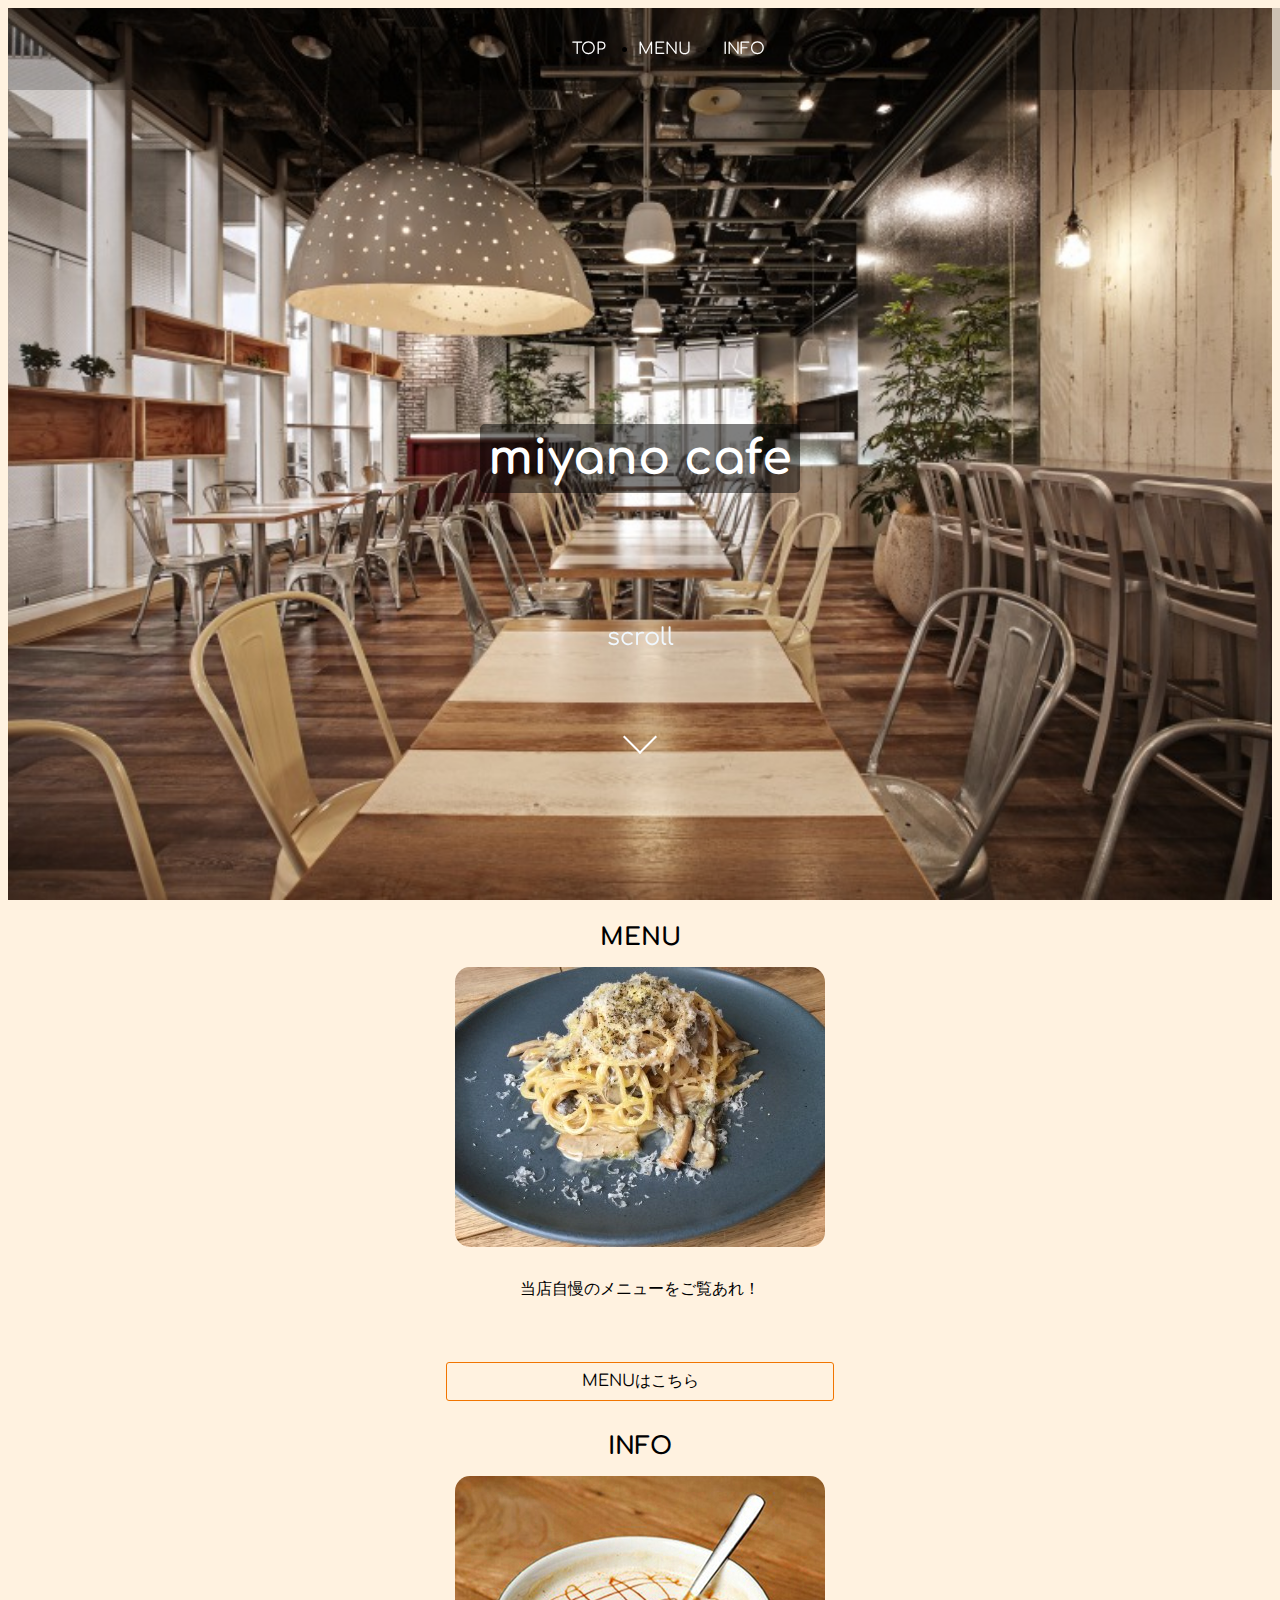
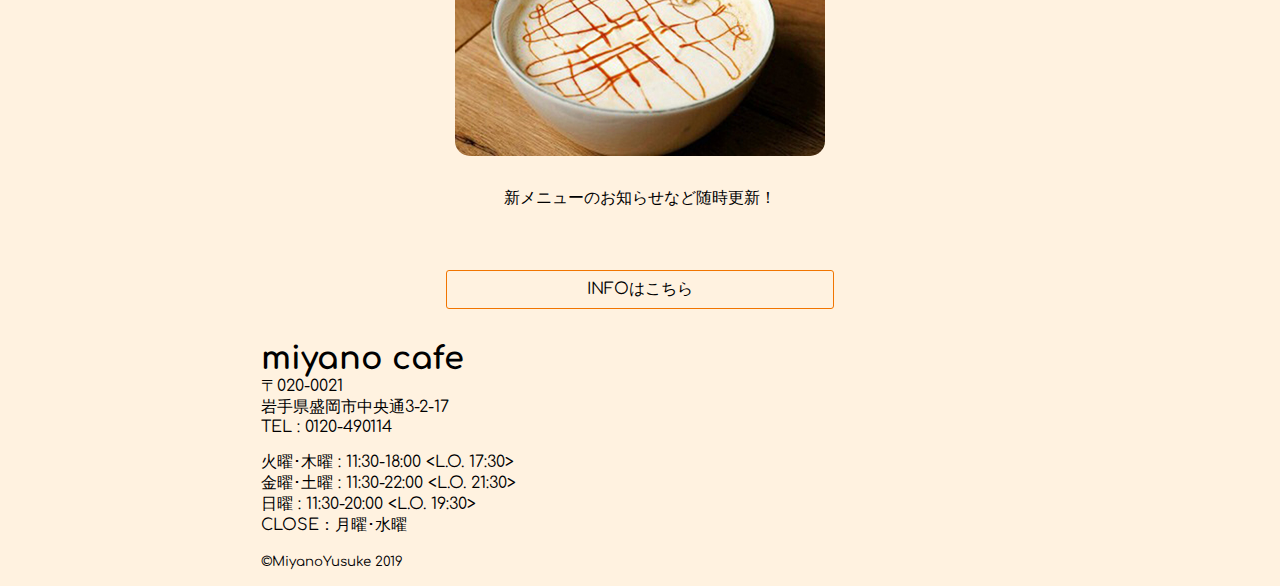
<file: cafe_site/top.html>
<!doctype html>
<html lang="ja">
<head>
<meta charset="utf-8">
<meta name="viewport" content="width=device-width,initial-scale=1.0">
<link rel="stylesheet" type="text/css" href="http://yui.yahooapis.com/3.18.1/build/cssreset/cssreset-min.css">
<link rel="stylesheet" type="text/css" href="css/style.css">
<link href="https://fonts.googleapis.com/css?family=Comfortaa&display=swap" rel="stylesheet">
<title>TOP</title>
</head>
<body id="top">
<header>
    <nav>
        <ul>
            <li><a href="index.html">TOP</a></li>
            <li><a href="menu.html">MENU</a></li>
            <li><a href="info.html">INFO</a></li>
        </ul>
    </nav>
</header>
<main>
    <div class="slide"><h1>miyano cafe</h1><p class="scroll">scroll</p><p class="sita"></p></div>
    <div class="top_flex">
        <div>
            <h2>MENU</h2>
            <div class="img_container">
                <img src="img/food.jpg" alt="パスタ">
            </div>
            <p>当店自慢のメニューをご覧あれ！</p>
            <a href="menu.html" class="btn">MENUは<span class="break">こちら</span></a>
        </div>
        <div>
            <h2>INFO</h2>
            <div class="img_container">
                <img src="img/top_new.jpg" alt="新メニュー">
            </div>
            <p>新メニューのお知らせなど随時更新！</p>
            <a href="info.html" class="btn">INFOは<span class="break">こちら</span></a>
        </div>
    </div>
</main>
<footer>
    <div class="footer_box">
        <div>
            <p> 
            <span class="bold">miyano cafe</span><br>
                〒020-0021<br>
                岩手県盛岡市中央通3-2-17<br>
                TEL : 0120-490114
            </p>
        </div>
        <div>
            <p>
                火曜･木曜 : 11:30-18:00 &lt;L.O. 17:30&gt;<br>
                金曜･土曜 : 11:30-22:00 &lt;L.O. 21:30&gt;<br>
                日曜 : 11:30-20:00 &lt;L.O. 19:30&gt;<br>
                CLOSE：月曜･水曜
            </p>
        </div>
        <p><small>&copy;MiyanoYusuke 2019</small></p>
    </div>
</footer>
<img src="img/top1.jpg" style="display:none;">
<img src="img/top2.jpg" style="display:none;">
<img src="img/top3.jpg" style="display:none;">

<script src="js/jquery-3.3.1.min.js"></script>
<script src="js/jquery.bgswitcher.js"></script>
<script>
$(".slide").bgswitcher({
  images: ["img/top1.jpg", "img/top2.jpg", "img/top3.jpg"],
  interval: 3000,
  duration: 1500
});
</script>
</body>
</html>
</file>
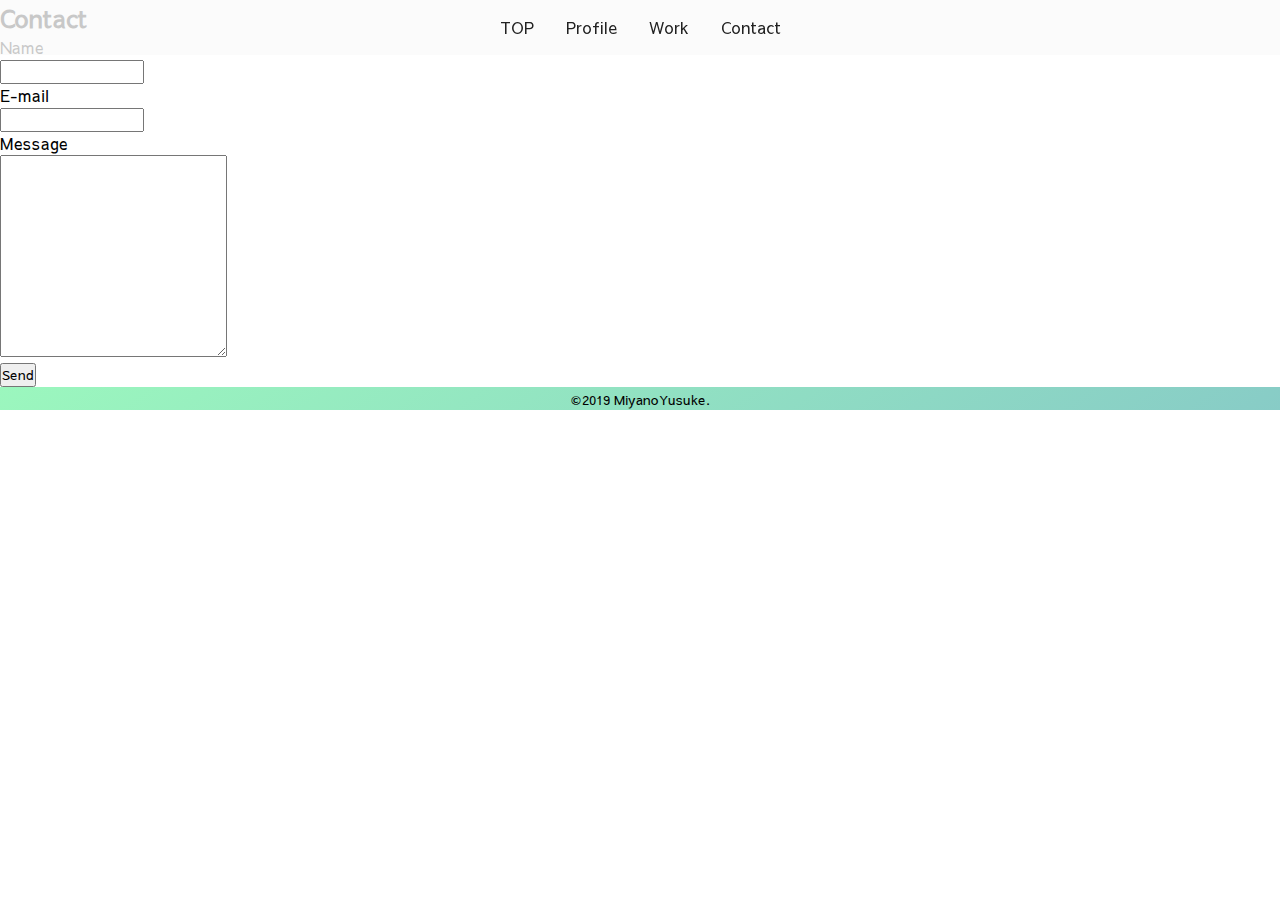
<file: portfolio/contact.html>
<!doctype html>
<html lang="ja">
<head>
<meta charset="utf-8">
<meta name="viewport" content="width=device-width,initial-scale=1.0">
<link rel="stylesheet" type="text/css" href="css/style.css">
<link rel="stylesheet" type="text/css" href="css/slicknav.css">
<link href="https://fonts.googleapis.com/css?family=Sawarabi+Gothic&display=swap" rel="stylesheet">
<title>Contact</title>
</head>
<body>
<header>
    <nav>
        <ul>
            <li><a href="top.html">TOP</a></li>
            <li><a href="profile.html">Profile</a></li>
            <li><a href="work.html">Work</a></li>
            <li><a href="contact.html">Contact</a></li>
        </ul>
    </nav>
    <ul id="gnav">
        <li><a href="top.html">TOP</a></li>
        <li><a href="profile.html">Profile</a></li>
        <li><a href="work.html">Work</a></li>
        <li><a href="contact.html">Contact</a></li>
    </ul>   
</header>
<main id="contact">
    <form action="#">
        <h2>Contact</h2>
        <dl>
            <dt>Name</dt>
            <dd><input type="text"></dd>
            <dt>E-mail</dt>
            <dd><input type="email"></dd>
            <dt>Message</dt>
            <dd><textarea cols="30" rows="10"></textarea></dd>
            <input type="submit" value="Send">
        </dl>
    </form>
</main>
<footer>
    <p><small>&copy;2019 MiyanoYusuke.</small></p>
</footer>
<script src="js/jquery-3.3.1.min.js"></script>
<script src="js/jquery.slicknav.min.js"></script>
<script>
jQuery(function($){
    $('#gnav').slicknav();
});
</script>
</body>
</html>
</file>
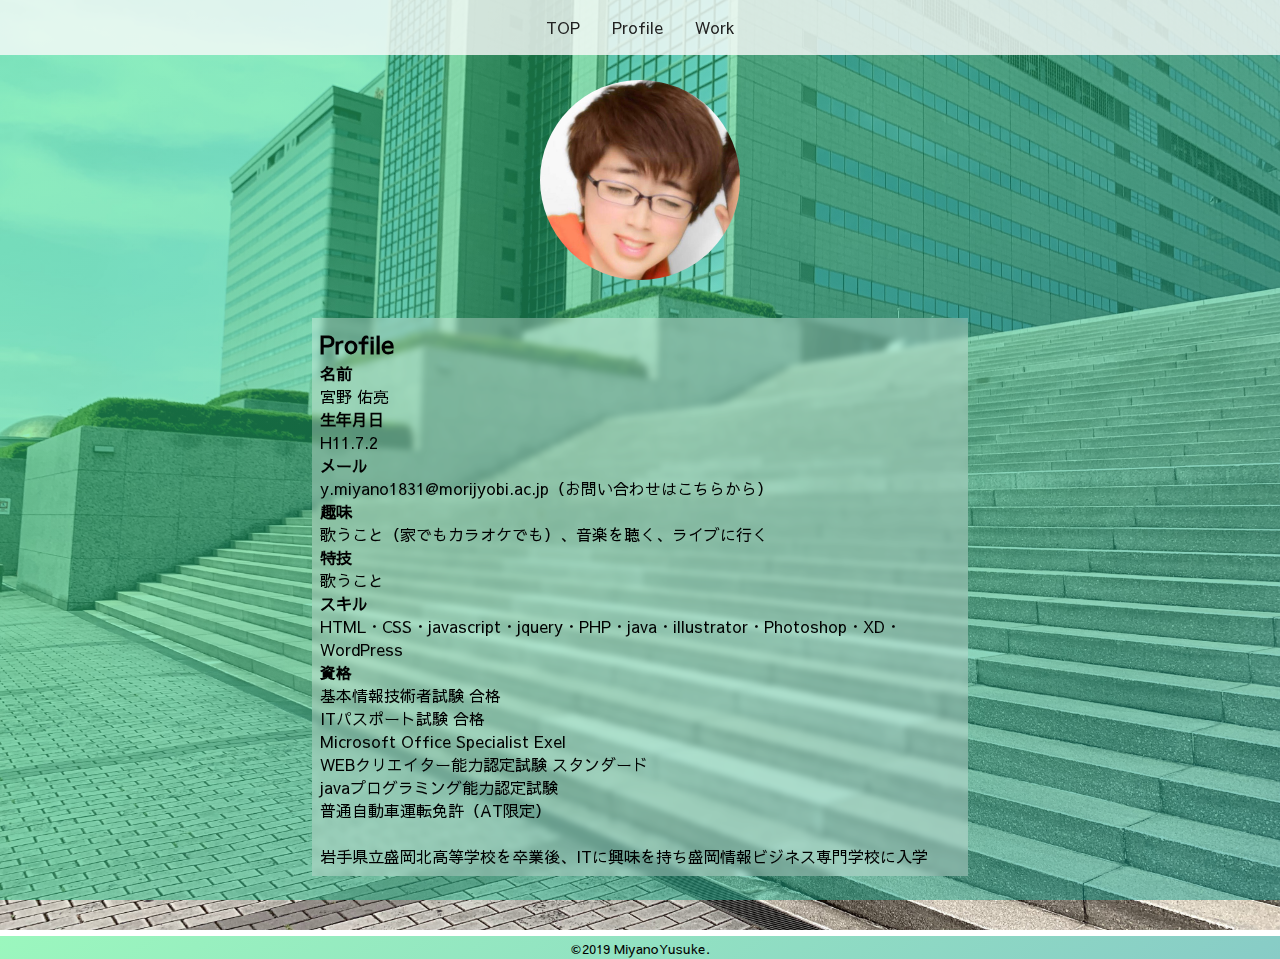
<file: portfolio/profile.html>
<!doctype html>
<html lang="ja">
<head>
<meta charset="utf-8">
<meta name="viewport" content="width=device-width,initial-scale=1.0">
<link rel="stylesheet" type="text/css" href="css/style.css">
<link rel="stylesheet" type="text/css" href="css/slicknav.css">
<link href="https://fonts.googleapis.com/css?family=Sawarabi+Gothic&display=swap" rel="stylesheet">
<title>Profile</title>
</head>
<body>
<header>
    <nav>
        <ul>
            <li><a href="index.html">TOP</a></li>
            <li><a href="profile.html">Profile</a></li>
            <li><a href="work.html">Work</a></li>
        </ul>
    </nav>
    <ul id="gnav">
        <li><a href="index.html">TOP</a></li>
        <li><a href="profile.html">Profile</a></li>
        <li><a href="work.html">Work</a></li>
    </ul>   
</header>
<main id="profile">
    <div class="profile_img">
        <img src="img/myFace.jpg" alt="宮野佑亮の顔">
    </div>
    <div class="profile_container">
        <h2>Profile</h2>
        <dl>
            <dt>名前</dt>
            <dd>宮野 佑亮</dd>
            <dt>生年月日</dt>
            <dd>H11.7.2</dd>
            <dt>メール</dt>
            <dd>y.miyano1831@morijyobi.ac.jp（お問い合わせはこちらから）</dd>
            <dt>趣味</dt>
            <dd>歌うこと（家でもカラオケでも）、音楽を聴く、ライブに行く</dd>
            <dt>特技</dt>
            <dd>歌うこと</dd>
            <dt>スキル</dt>
            <dd>HTML・CSS・javascript・jquery・PHP・java・illustrator・Photoshop・XD・WordPress</dd>
            <dt>資格</dt>
            <dd>
                基本情報技術者試験 合格<br>
                ITパスポート試験 合格<br>
                Microsoft Office Specialist Exel<br>
                WEBクリエイター能力認定試験 スタンダード<br>
                javaプログラミング能力認定試験<br>
                普通自動車運転免許（AT限定）
            </dd>
        </dl>
        <br>
        <p>岩手県立盛岡北高等学校を卒業後、ITに興味を持ち盛岡情報ビジネス専門学校に入学</p>
    </div>
</main>
<footer>
    <p><small>&copy;2019 MiyanoYusuke.</small></p>
</footer>
<script src="js/jquery-3.3.1.min.js"></script>
<script src="js/jquery.slicknav.min.js"></script>
<script>
jQuery(function($){
    $('#gnav').slicknav();
});
</script>
</body>
</html>
</file>
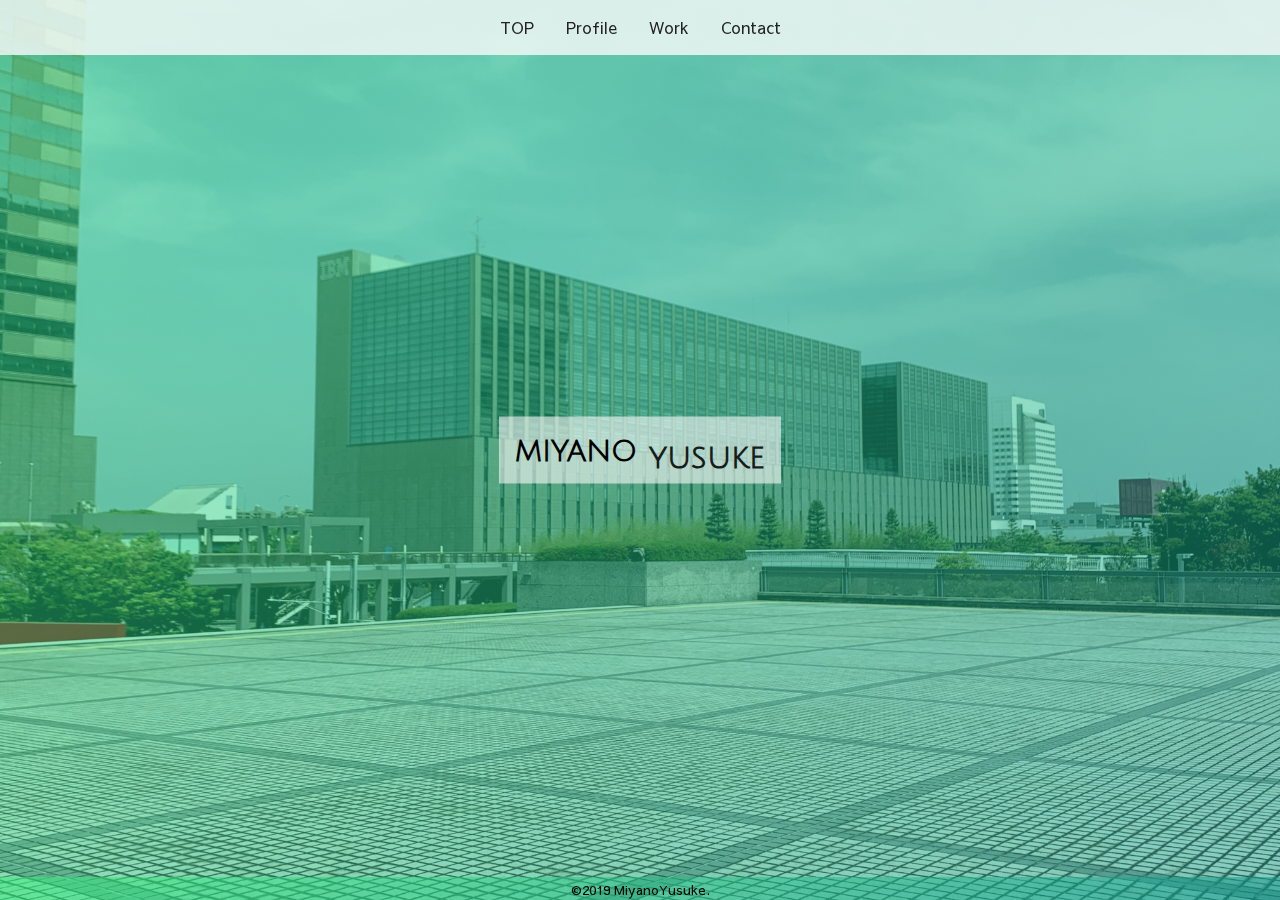
<file: portfolio/top.html>
<!doctype html>
<html lang="ja">
<head>
<meta charset="utf-8">
<meta name="viewport" content="width=device-width,initial-scale=1.0">
<link rel="stylesheet" type="text/css" href="css/style.css">
<link rel="stylesheet" type="text/css" href="css/slicknav.css">
<link href="https://fonts.googleapis.com/css?family=Julius+Sans+One|Sawarabi+Gothic&display=swap" rel="stylesheet">
<title>TOP</title>
</head>
<body id="top">
<header>
    <nav>
        <ul>
            <li><a href="top.html">TOP</a></li>
            <li><a href="profile.html">Profile</a></li>
            <li><a href="work.html">Work</a></li>
            <li><a href="contact.html">Contact</a></li>
        </ul>
    </nav>
    <ul id="gnav">
        <li><a href="top.html">TOP</a></li>
        <li><a href="profile.html">Profile</a></li>
        <li><a href="work.html">Work</a></li>
        <li><a href="contact.html">Contact</a></li>
    </ul>   
</header>
<main id="top">
    <div>
        <h1>
            <span>miyano</span>
            <span>yusuke</span>
        </h1>
    </div>
</main>
<footer>
    <p><small>&copy;2019 MiyanoYusuke.</small></p>
</footer>
<script src="js/jquery-3.3.1.min.js"></script>
<script src="js/jquery.slicknav.min.js"></script>
<script src="js/textyle.min.js"></script>
<script>
jQuery(function($){
    $('#gnav').slicknav();
});
$('h1').textyle({
  duration : 800, //エフェクト時間(ミリ秒)
  delay : 200, //文字間のエフェクト間隔(ミリ秒)
  easing : 'swing', //エフェクトのイージングパターン
  callback : null //エフェクト完了後の処理（コールバック）
});
</script>
</body>
</html>
</file>
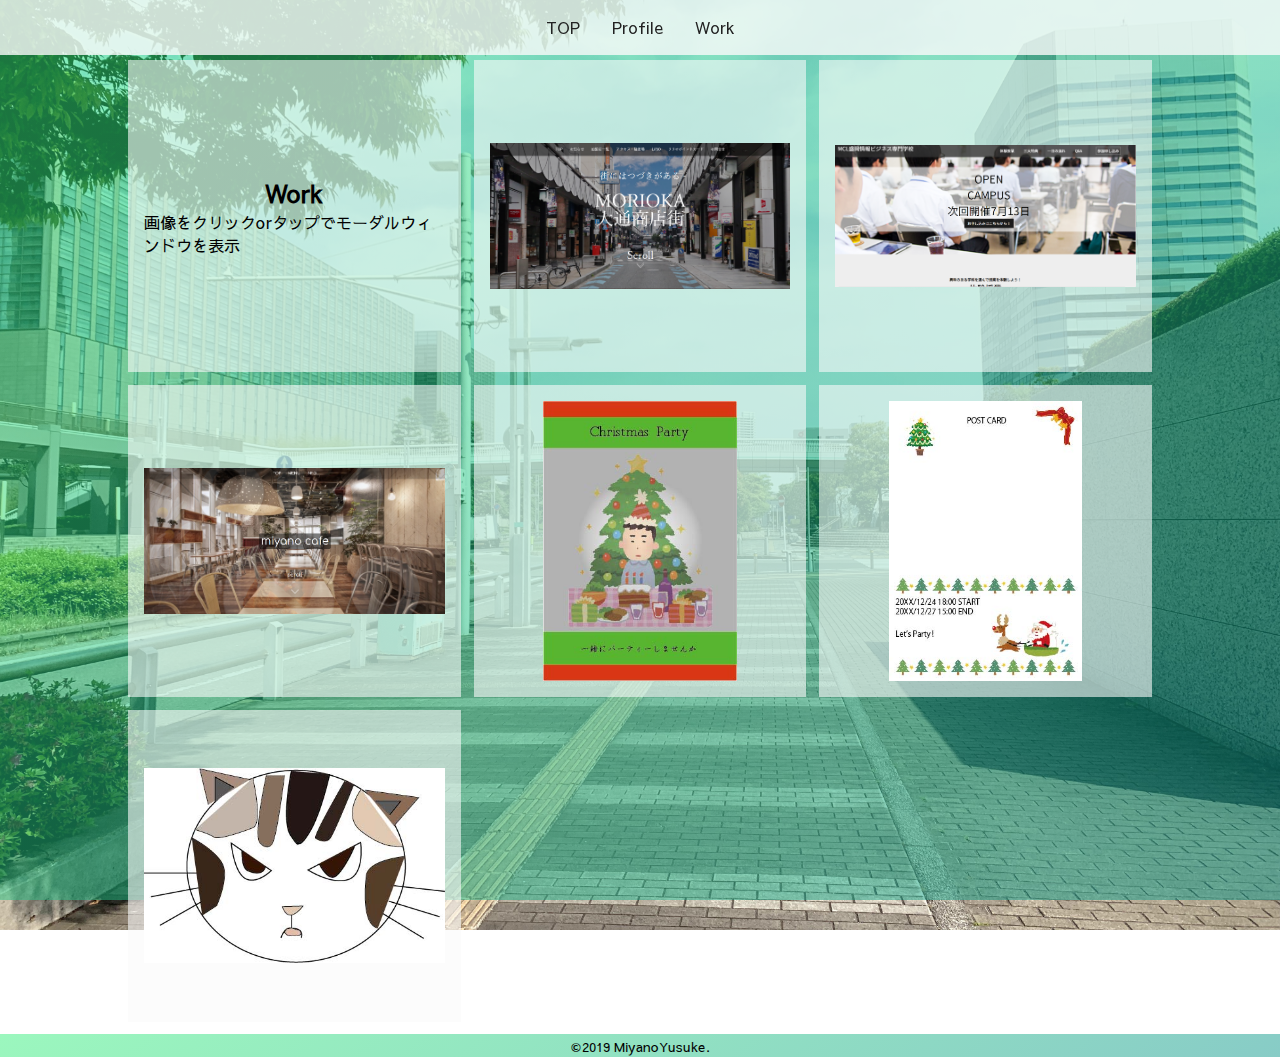
<file: portfolio/work.html>
<!doctype html>
<html lang="ja">
<head>
<meta charset="utf-8">
<meta name="viewport" content="width=device-width,initial-scale=1.0">
<link rel="stylesheet" type="text/css" href="css/style.css">
<link rel="stylesheet" type="text/css" href="css/slicknav.css">
<link href="https://fonts.googleapis.com/css?family=Sawarabi+Gothic&display=swap" rel="stylesheet">
<title>Work</title>
</head>
<body>
<header>
    <nav>
        <ul>
            <li><a href="index.html">TOP</a></li>
            <li><a href="profile.html">Profile</a></li>
            <li><a href="work.html">Work</a></li>
        </ul>
    </nav>
    <ul id="gnav">
        <li><a href="index.html">TOP</a></li>
        <li><a href="profile.html">Profile</a></li>
        <li><a href="work.html">Work</a></li>
    </ul>   
</header>
<main id="work">
    <div class="cssgrid">
        <!--↓モーダルウィンドウ↓-->

        <div id="modal01" class="modal js-modal">
            <div class="modal__bg js-modal-close"></div>
            <div class="modal__content">
                <div>
                    <!-- ここが中身 => --><img src="img/work/odori.png" alt="盛岡大通商店街ホームページ">
                    <p>企業と連携した活動で岩手県の盛岡大通商店街のホームページをリニューアル</p>
                    <a href="http://www.odori.or.jp/" target="_blank">このページのリンク</a>
                    <a class="js-modal-close" href="">×</a>
                </div>
            </div><!--modal__inner-->
        </div><!--modal-->

        <div id="modal02" class="modal js-modal">
            <div class="modal__bg js-modal-close"></div>
            <div class="modal__content">
                <div>
                    <!-- ここが中身 => --><img src="img/work/morijyobiLP.png" alt="モリジョビLP">
                    <p>授業でコーディングしたオープンキャンパスのサイト</p>
                    <a href="https://miyanoyusuke.github.io/MiyanoYusuke.github.io-/morijyobiLP/" target="_blank">このページのリンク</a>
                    <a class="js-modal-close" href="">×</a>
                </div>
            </div><!--modal__inner-->
        </div><!--modal-->

        <div id="modal03" class="modal js-modal">
            <div class="modal__bg js-modal-close"></div>
            <div class="modal__content">
                <div>
                    <!-- ここが中身 => --><img src="img/work/cafe.png" alt="カフェのサイト">
                    <p>授業でコーディングしたカフェのサイト</p>
                    <a href="https://miyanoyusuke.github.io/MiyanoYusuke.github.io-/cafe_site/" target="_blank">このページのリンク</a>                    <a class="js-modal-close" href="">×</a>
                </div>
            </div><!--modal__inner-->
        </div><!--modal-->
        
        <div id="modal04" class="modal js-modal">
            <div class="modal__bg js-modal-close"></div>
            <div class="modal__content">
                <div>
                    <!-- ここが中身 => --><img src="img/work/postcard_ura.jpg" alt="オリジナルポストカード_裏">
                    <p>illustratorで作成したオリジナルポストカード裏面</p>
                    <a class="js-modal-close" href="">×</a>
                </div>
            </div><!--modal__inner-->
        </div><!--modal-->

        <div id="modal05" class="modal js-modal">
            <div class="modal__bg js-modal-close"></div>
            <div class="modal__content">
                <div>
                    <!-- ここが中身 => --><img src="img/work/postcard_omote.jpg" alt="オリジナルポストカード_表">
                    <p>illustratorで作成したオリジナルポストカード表面</p>
                    <a class="js-modal-close" href="">×</a>
                </div>
            </div><!--modal__inner-->
        </div><!--modal-->

        <div id="modal06" class="modal js-modal">
            <div class="modal__bg js-modal-close"></div>
            <div class="modal__content">
                <div>
                    <!-- ここが中身 => --><img src="img/work/icon_cat.jpg" alt="猫の絵">
                    <p>illustratorで描いた猫</p>
                    <a class="js-modal-close" href="">×</a>
                </div>
            </div><!--modal__inner-->
        </div><!--modal-->

        <!--↑モーダルウィンドウ↑-->
        <div class="item"><div><h2>Work</h2><p>画像をクリックorタップでモーダルウィンドウを表示</p></div></div>
        <div class="item"><img src="img/work/odori.png" alt="盛岡大通商店街ホームページ" class="js-modal-open" data-target="modal01"></div>
        <div class="item"><img src="img/work/morijyobiLP.png" alt="モリジョビLP" class="js-modal-open" data-target="modal02"></div>
        <div class="item"><img src="img/work/cafe.png" alt="カフェのサイト" class="js-modal-open" data-target="modal03"></div>
        <div class="item"><img src="img/work/postcard_ura.jpg" alt="オリジナルポストカード_裏" class="js-modal-open" data-target="modal04"></div>
        <div class="item"><img src="img/work/postcard_omote.jpg" alt="オリジナルポストカード_表" class="js-modal-open" data-target="modal05"></div>
        <div class="item"><img src="img/work/icon_cat.jpg" alt="猫の絵" class="js-modal-open" data-target="modal06"></div>
    </div>
</main>
<footer>
    <p><small>&copy;2019 MiyanoYusuke.</small></p>
</footer>
<script src="js/jquery-3.3.1.min.js"></script>
<script src="js/jquery.slicknav.min.js"></script>
<script>
jQuery(function($){
    $('#gnav').slicknav();
});
</script>
<script>
$(function(){
    $('.js-modal-open').each(function(){
        $(this).on('click',function(){
            var target = $(this).data('target');
            var modal = document.getElementById(target);
            $(modal).fadeIn();
            return false;
        });
    });
    $('.js-modal-close').on('click',function(){
        $('.js-modal').fadeOut();
        return false;
    }); 
});
</script>
</body>
</html>
</file>
<file: cafe_site/css/style.css>
@charset "utf-8";
html {
    width: 100%;
    font-family: 'Comfortaa', cursive;
    background: #ff98001f;
}
/*---------header----------*/
header {
    position: fixed;
    width: 100%;
    margin: 0 auto;
}
header ul {
    display: flex;
    justify-content: center;
}
header li {
    margin: 1rem;
}
header a {
    text-decoration: none;
    color: #fff;
}
header a:hover {
    opacity: 0.6;
    transition: 0.5s;
}
/*----------top------------*/
#top header {
    background: rgba(0, 0, 0, 0.2);
}
.slide {
    width: 100%;
    height: 100vh;
    background-image: url("../img/top1.jpg");
    background-position: center center;
    background-repeat: no-repeat;
    background-size: cover;
    background-attachment: fixed;
    display: flex;
    align-items: center;
    justify-content: center;
}
.slide h1 {
    color: white;
    font-size: 300%;
    padding: 0.5rem;
    border-radius: 5px;
    background: rgba(0, 0, 0, 0.5);
}
.slide .scroll {
    position: absolute;
    font-size: 150%;
    color: aliceblue;
    bottom: 25%;
}
.slide .sita {
    position: absolute;
    bottom: 15%;
    left: 50%;
    width: 24px;
    height: 24px;
    margin-left: -12px;
    border-left: 2px solid #fff;
    border-bottom: 2px solid #fff;
    -webkit-transform: rotate(-45deg);
    transform: rotate(-45deg);
    box-sizing: border-box;
}
.top_flex {
    display: flex;
    justify-content: space-around;
    margin: 0 auto;
}
.top_flex h2 {
    font-weight: bold;
    text-align: center;
}
.top_flex div {
    word-break: break-all;
    padding: 1rem;
}
.top_flex p {
    text-align: center;
}
.top_flex .btn {
    text-align: center;
    display: block;
    text-decoration: none;
    color: black;
    width: 30%;
    margin: 0 auto;
    margin-top: 5%;
    padding: 0.5rem;
    border: 1px rgb(241, 117, 0) solid;
    border-radius: 3px;
    transition: .4s;
}
.top_flex .btn:hover {
    background: rgb(241, 117, 0);
    color: white;
}
.break {
    display: inline-block;
}
/*----------menu-----------*/
#menu header a {
    color: black;
}
#menu h2 {
    font-size: 200%;
    font-weight: bold;
    width: 60%;
    margin: 0 auto;
    padding-top: 60px;
    padding-left: 2rem;
}
.menu_container {
    width: 100%;
    margin: 0 auto;
    padding-top: 10px;
}
.flex {
    display: flex;
    justify-content: space-between;
    align-items: center;
    width: 60%;
    margin: 0 auto;
}
.flex div {
    word-break: break-all;
    padding: 1rem;
}
.img_container {
    display: flex;
    justify-content: center;
    align-items: center;
}
.img_container img {
    max-width: 100%;
    border-radius: 15px;
}
#menu h3 {
    font-weight: bold;
    font-size: 2rem;
}
.drink_img {
    order: 1;
}
.drink_text {
    order: 2;
}
/*----------info-----------*/
#info header a {
    color: black;
}
#info h2 {
    font-size: 200%;
    font-weight: bold;
    width: 60%;
    margin: 0 auto;
    padding-top: 60px;
    padding-left: 2rem;
}
.info_container {
    width: 58%;
    margin: 0 auto;
    display: flex;
    flex-wrap: wrap;
    justify-content: space-between;
}
.card {
    width: 45%;
    margin: 2% 0;
    background: #fff;
    border-radius: 15px;
    box-shadow: 0 2px 5px #ccc;
}
.card-img {
    border-radius: 5px 5px 0 0;
    max-width: 100%;
    height: auto;
}
.card-content {
    padding: 1rem;
}
.card-title {
    font-size: 20px;
    margin-bottom: 20px;
    color: #333;
}
.card-text {
    color: #777;
    font-size: 14px;
    line-height: 1.5;
}
/*------footer------*/
.footer_box {
    width: 60%;
    margin: 0 auto;
}
.footer_box > div {
    margin-bottom: 1rem;
}
.bold {
    font-weight: bold;
    font-size: 200%;
}
@media screen and (max-width:1360px){
    /*------top------*/
    .top_flex {
        display: block;
    }
    .top_flex h2 {
        width: 60%;
        margin: 0 auto;
    }
    .top_flex a {
        width: 200px;
    }
    /*------menu------*/
    #menu h2 {
        font-size: 200%;
        width: 30%;
        margin: 0 auto;
        text-align: center;
        padding-left: 0;
    }
    .flex {
        display: block;
    }
    .flex div {
        width: 370px;
        margin: 0 auto;
        padding: 1rem 0;
    }
    .menu_text {
        width: 45%;
        margin: 0 auto;
    }
    /*------info------*/
    #info h2 {
        font-size: 200%;
        width: 30%;
        margin: 0 auto;
        text-align: center;
        padding-left: 0;
    }
}
@media screen and (max-width:1000px){
    /*------info------*/
    .info_container {
        width: 70%;
        display: block;
    }
    .info_container .card {
        width: 100%;
        margin: 5% auto;
    }
}
@media screen and (max-width:690px){
    /*------menu------*/
    .flex {
        width: 70%;
    }
    .flex div {
        width: 79%;
    }
}
</file>
<file: portfolio/css/style.css>
@charset "UTF-8";
/*変数*/
/*-----*/
* {
  margin: 0;
  padding: 0;
}

button, input, select, textarea {
  font-family: inherit;
}

html {
  font-family: 'Sawarabi Gothic', sans-serif;
}

header {
  position: fixed;
  width: 100%;
  background-color: rgba(250, 250, 250, 0.8);
  z-index: 99;
}

header #menu {
  width: 100%;
  height: 30px;
}

header ul {
  display: flex;
  justify-content: center;
  list-style: none;
}

header ul li {
  margin: 1rem;
}

header ul li a {
  color: #222;
  display: block;
  position: relative;
  text-decoration: none;
}

header ul li a::before,
header ul li a::after {
  border-bottom: solid 2px #222;
  bottom: 0;
  content: "";
  display: block;
  position: absolute;
  transition: all .3s ease;
  -webkit-transition: all .3s ease;
  width: 0;
}

header ul li a::before {
  left: 50%;
}

header ul li a::after {
  right: 50%;
}

header ul li a:hover::before,
header ul li a:hover::after {
  width: 50%;
}

header ul li a:hover {
  opacity: 0.5;
}

/*top*/
#top {
  /*background*/
  background-image: url(../img/sezon.jpg);
  background: linear-gradient(-35deg, rgba(17, 153, 142, 0.5), rgba(56, 239, 125, 0.5)), url(../img/sezon.jpg);
  background-repeat: no-repeat;
  background-size: cover;
  background-position: center;
  /*background*/
  width: 100%;
  height: 100vh;
  position: relative;
}

#top h1 {
  opacity: 0;
  font-family: 'Julius Sans One', sans-serif;
  position: absolute;
  top: 50%;
  left: 50%;
  transform: translate(-50%, -50%);
  background-color: rgba(250, 250, 250, 0.6);
  padding: 1rem;
}

#top h1 span {
  position: relative;
  top: 50px;
  opacity: 0;
}

/*profile*/
#profile {
  /*background*/
  background-image: url(../img/sezon2.jpg);
  background: linear-gradient(-35deg, rgba(17, 153, 142, 0.5), rgba(56, 239, 125, 0.5)), url(../img/sezon2.jpg);
  background-attachment: fixed;
  background-repeat: no-repeat;
  background-size: cover;
  background-position: center;
  /*background*/
  width: 100%;
  padding-top: 80px;
  padding-bottom: 60px;
}

#profile .profile_img {
  width: 200px;
  height: 200px;
  display: flex;
  justify-content: center;
  overflow: hidden;
  border-radius: 100px;
}

#profile .profile_img img {
  max-width: 100%;
  max-height: 100%;
}

#profile div {
  width: 50%;
  margin: 0px auto;
}

#profile div dl dt {
  font-weight: bold;
}

#profile .profile_container {
  background: rgba(250, 250, 250, 0.3);
  backdrop-filter: blur(3px);
  padding: 0.5rem;
  margin-top: 3%;
}

/*work*/
#work {
  /*background*/
  background-image: url(../img/sezon3.jpg);
  background: linear-gradient(-35deg, rgba(17, 153, 142, 0.5), rgba(56, 239, 125, 0.5)), url(../img/sezon3.jpg);
  background-attachment: fixed;
  background-repeat: no-repeat;
  background-size: cover;
  background-position: center;
  /*background*/
  width: 100%;
  height: auto;
}

.cssgrid {
  display: grid;
  grid-template-columns: repeat(auto-fit, minmax(280px, 1fr));
  grid-auto-rows: 1fr;
  grid-gap: 0.8em;
  padding: 0.8em;
  padding-top: 60px;
  width: 80%;
  margin: 0 auto;
}

.cssgrid .item {
  height: 280px;
  background: rgba(250, 250, 250, 0.6);
  overflow: hidden;
  min-width: 0;
  padding: 1em;
  /*どのサイズの画像でも対応できるように*/
  display: flex;
  justify-content: center;
  align-items: center;
}

.cssgrid .item h2 {
  text-align: center;
}

.cssgrid .item img {
  max-width: 100%;
  max-height: 100%;
}

/*モーダルウィンドウ*/
.modal {
  display: none;
  height: 100vh;
  position: fixed;
  top: 0;
  left: 0;
  width: 100%;
}

.modal .js-modal-close {
  font-size: 400%;
  text-decoration: none;
  top: 0;
  right: 1%;
  position: absolute;
}

.modal__bg {
  background: rgba(0, 0, 0, 0.8);
  height: 100vh;
  position: absolute;
  width: 100%;
}

.modal__content {
  background: rgba(250, 250, 250, 0.8);
  left: 50%;
  padding: 60px;
  position: absolute;
  top: 50%;
  transform: translate(-50%, -50%);
  width: 60%;
  height: 60vh;
  text-align: center;
  display: flex;
  align-items: center;
  justify-content: center;
}

.modal__content img {
  max-width: 100%;
  max-height: 100%;
}

#top footer {
  position: fixed;
  bottom: 0;
}

footer {
  width: 100%;
  text-align: center;
  background: linear-gradient(-35deg, rgba(17, 153, 142, 0.5), rgba(56, 239, 125, 0.5));
}

#gnav {
  display: none;
}

.slicknav_menu {
  display: none;
  /*PC時は非表示*/
}

@media screen and (max-width: 768px) {
  #gnav {
    display: none;
    /*モバイル時は非表示*/
  }
  .slicknav_menu {
    display: block;
    /*モバイル時は表示*/
    position: fixed;
    z-index: 99;
    width: 100%;
  }
  .slicknav_menu a {
    color: #222;
    text-align: center;
  }
  .slicknav_menu a:hover {
    opacity: 0.5;
  }
  nav {
    display: none;
  }
  /*profile*/
  #profile div {
    width: 80%;
  }
}

@media screen and (max-width: 565px) {
  h1 {
    text-align: center;
  }
}

@media screen and (max-width: 400px) {
  .cssgrid {
    width: unset;
    margin: unset;
  }
}
</file>
